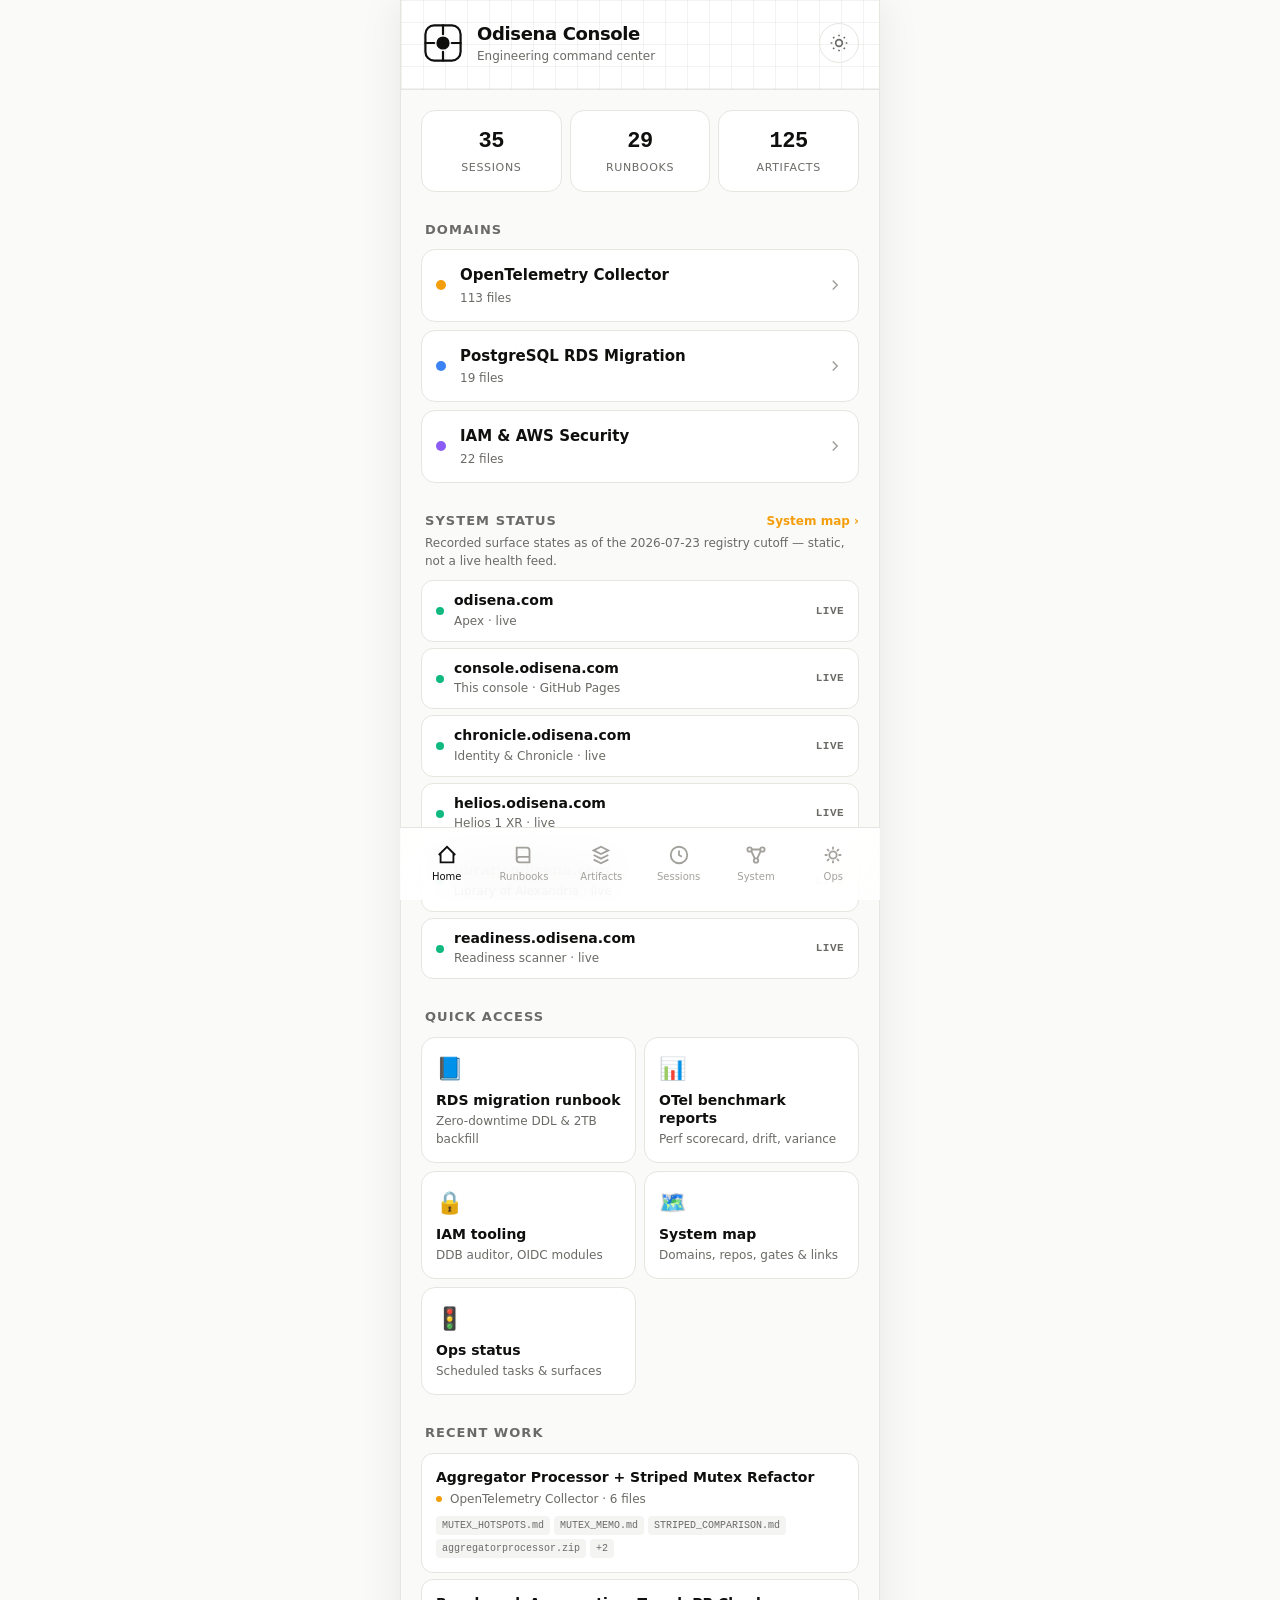
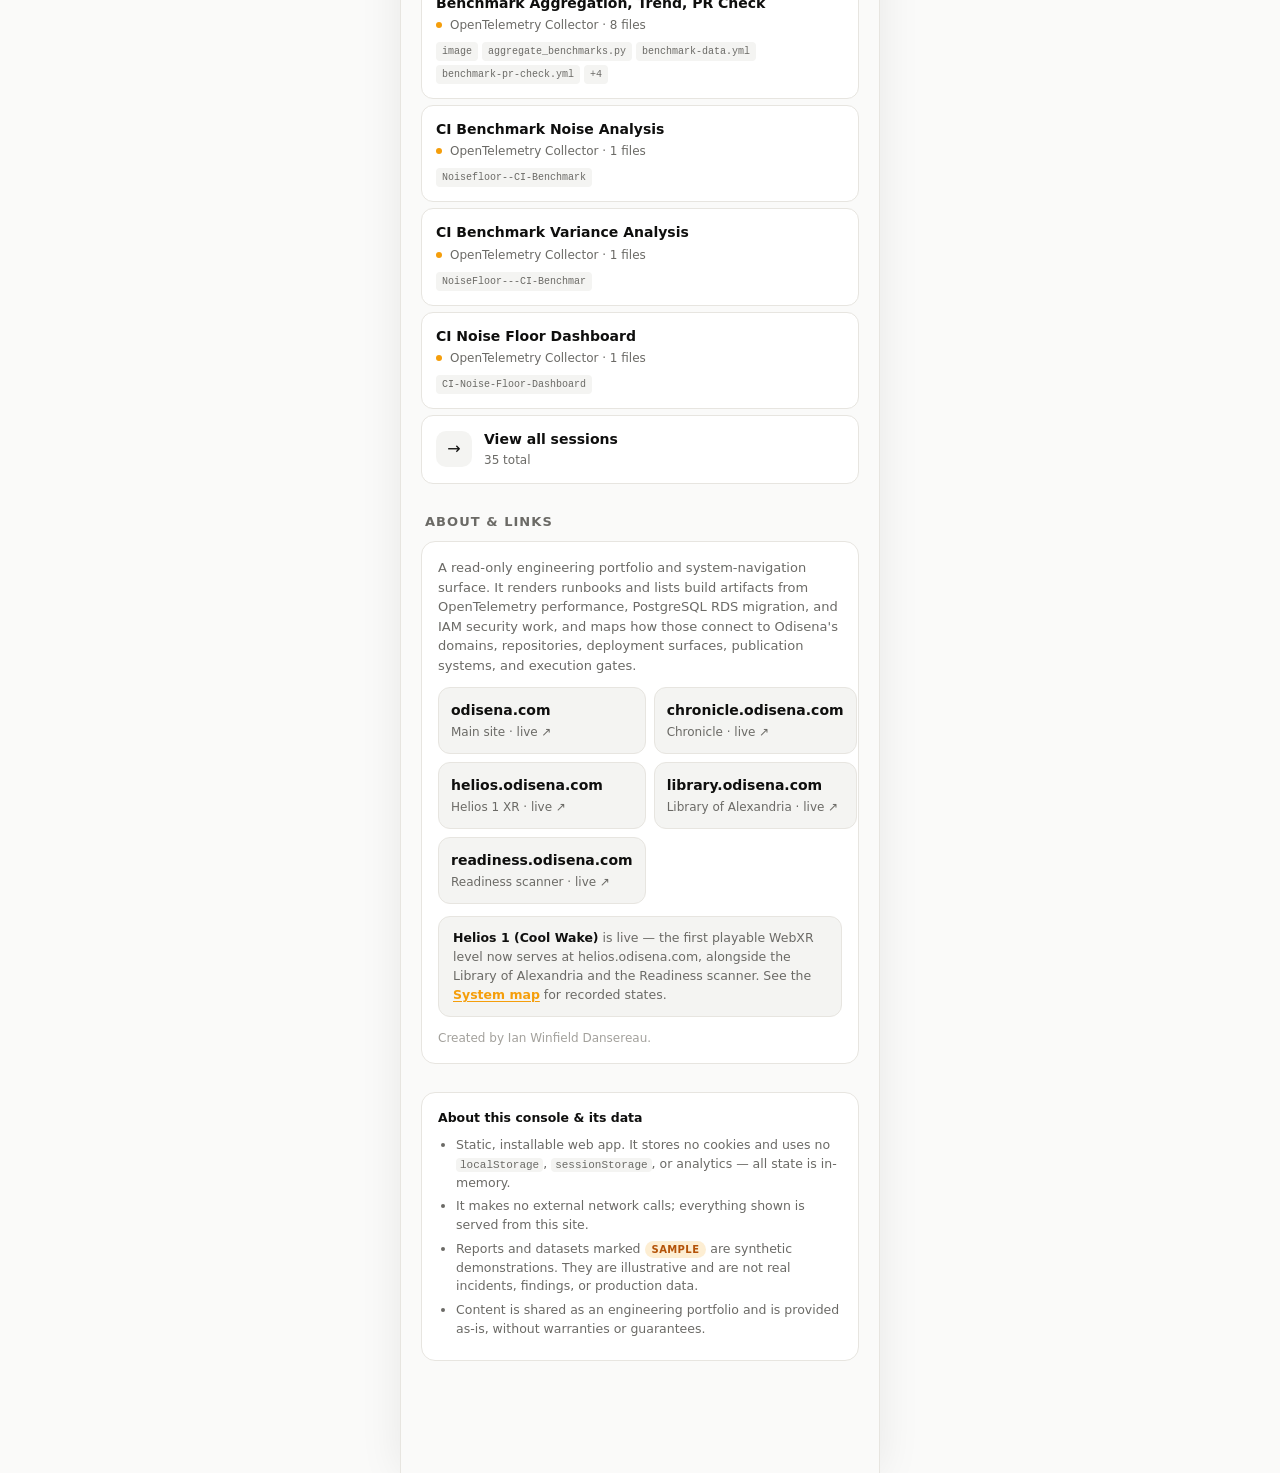
<file: index.html>
<!DOCTYPE html>
<html lang="en">
<head>
<meta charset="UTF-8" />
<!-- Static host is GitHub Pages, which cannot set HTTP security headers. This
     meta CSP is the browser-side substitute. frame-ancestors / X-Frame-Options
     and X-Content-Type-Options are NOT settable via meta; Pages sends nosniff
     itself, but clickjacking protection is a known gap on this host — see
     DEPLOYMENT.md. All app assets are same-origin, so the policy is self-only. -->
<meta http-equiv="Content-Security-Policy" content="default-src 'self'; base-uri 'none'; object-src 'none'; img-src 'self' data:; style-src 'self' 'unsafe-inline'; script-src 'self'; connect-src 'self'; font-src 'self'; manifest-src 'self'; worker-src 'self'; form-action 'none'; upgrade-insecure-requests" />
<meta name="referrer" content="strict-origin-when-cross-origin" />
<meta name="viewport" content="width=device-width, initial-scale=1, viewport-fit=cover" />
<meta name="theme-color" content="#0a0a0a" media="(prefers-color-scheme: dark)" />
<meta name="theme-color" content="#fafaf9" media="(prefers-color-scheme: light)" />
<meta name="apple-mobile-web-app-capable" content="yes" />
<meta name="apple-mobile-web-app-status-bar-style" content="black-translucent" />
<meta name="apple-mobile-web-app-title" content="Odisena" />
<meta name="mobile-web-app-capable" content="yes" />
<meta name="description" content="Odisena Console — read-only engineering command center and system-navigation surface for OTel, RDS migration, and IAM work, with a connected map of domains, repositories, deployment surfaces, publication systems, and execution gates." />
<link rel="canonical" href="https://console.odisena.com/" />

<!-- Open Graph / social. Crawler-consumed metadata; not fetched by the page,
     so the same-origin CSP img-src does not apply to og:image. -->
<meta property="og:type" content="website" />
<meta property="og:site_name" content="Odisena Console" />
<meta property="og:title" content="Odisena Console — engineering & system map" />
<meta property="og:description" content="Read-only engineering command center and connected system-navigation map: domains, repositories, deployment surfaces, publication systems, and execution gates with precise live / preview / held / blocked / proposed states." />
<meta property="og:url" content="https://console.odisena.com/" />
<meta property="og:image" content="https://console.odisena.com/icons/icon-512.png" />
<meta name="twitter:card" content="summary" />
<meta name="twitter:title" content="Odisena Console — engineering & system map" />
<meta name="twitter:description" content="Read-only engineering command center and connected system-navigation map with precise deployment, DNS, publication, and execution-gate states." />

<link rel="manifest" href="manifest.webmanifest" />
<link rel="apple-touch-icon" href="icons/icon-180.png" />
<link rel="apple-touch-icon" sizes="152x152" href="icons/icon-152.png" />
<link rel="apple-touch-icon" sizes="167x167" href="icons/icon-167.png" />
<link rel="apple-touch-icon" sizes="180x180" href="icons/icon-180.png" />
<link rel="icon" type="image/png" href="icons/icon-192.png" />
<link rel="icon" type="image/svg+xml" href="icons/favicon.svg" />

<title>Odisena Console</title>
<link rel="stylesheet" href="styles.css" />
<link rel="preload" href="catalog.json" as="fetch" crossorigin="" />
</head>
<body>
<a href="#main" class="skip-link">Skip to main content</a>
<div id="app" class="app" role="main">
<span id="main" tabindex="-1"></span>
  <!-- Home -->
  <section id="view-home" class="view view-active" data-view="home">
    <header class="hero">
      <div class="hero-inner">
        <div class="brand">
          <svg class="logo" viewBox="0 0 40 40" fill="none" aria-label="Odisena">
            <rect x="4" y="4" width="32" height="32" rx="8" stroke="currentColor" stroke-width="2"/>
            <circle cx="20" cy="20" r="6" fill="currentColor"/>
            <path d="M20 4 L20 12 M20 28 L20 36 M4 20 L12 20 M28 20 L36 20" stroke="currentColor" stroke-width="2" stroke-linecap="round"/>
          </svg>
          <div>
            <div class="brand-name">Odisena Console</div>
            <div class="brand-sub">Engineering command center</div>
          </div>
        </div>
        <button class="theme-toggle" id="theme-toggle" type="button" aria-label="Switch to dark theme" aria-pressed="false" title="Toggle light / dark theme">
          <svg aria-hidden="true" focusable="false" viewBox="0 0 24 24" width="20" height="20" fill="none" stroke="currentColor" stroke-width="2"><circle cx="12" cy="12" r="4"/><path d="M12 2v2M12 20v2M4.93 4.93l1.41 1.41M17.66 17.66l1.41 1.41M2 12h2M20 12h2M4.93 19.07l1.41-1.41M17.66 6.34l1.41-1.41"/></svg>
          <span class="visually-hidden" id="theme-toggle-text">Theme</span>
        </button>
      </div>
    </header>

    <div class="stats" id="stats-grid">
      <div class="stat"><div class="stat-num" data-stat="sessions">—</div><div class="stat-label">Sessions</div></div>
      <div class="stat"><div class="stat-num" data-stat="runbooks">—</div><div class="stat-label">Runbooks</div></div>
      <div class="stat"><div class="stat-num" data-stat="artifacts">—</div><div class="stat-label">Artifacts</div></div>
    </div>

    <div class="section">
      <h2 class="section-title">Domains</h2>
      <div class="cat-grid" id="cat-grid"></div>
    </div>

    <div class="section">
      <div class="section-head">
        <h2 class="section-title">System status</h2>
        <button class="section-link" data-nav="system" type="button">System map ›</button>
      </div>
      <p class="section-note">Recorded surface states as of the 2026-07-23 registry cutoff — static, not a live health feed.</p>
      <div class="status-grid" id="home-system"></div>
    </div>

    <div class="section">
      <h2 class="section-title">Quick access</h2>
      <div class="quick-grid">
        <button class="quick-card" data-nav="runbooks" data-filter="rds">
          <div class="quick-emoji">📘</div>
          <div class="quick-title">RDS migration runbook</div>
          <div class="quick-sub">Zero-downtime DDL & 2TB backfill</div>
        </button>
        <button class="quick-card" data-nav="runbooks" data-filter="otel">
          <div class="quick-emoji">📊</div>
          <div class="quick-title">OTel benchmark reports</div>
          <div class="quick-sub">Perf scorecard, drift, variance</div>
        </button>
        <button class="quick-card" data-nav="artifacts" data-filter="iam">
          <div class="quick-emoji">🔒</div>
          <div class="quick-title">IAM tooling</div>
          <div class="quick-sub">DDB auditor, OIDC modules</div>
        </button>
        <button class="quick-card" data-nav="system">
          <div class="quick-emoji">🗺️</div>
          <div class="quick-title">System map</div>
          <div class="quick-sub">Domains, repos, gates & links</div>
        </button>
        <button class="quick-card" data-nav="ops">
          <div class="quick-emoji">🚦</div>
          <div class="quick-title">Ops status</div>
          <div class="quick-sub">Scheduled tasks & surfaces</div>
        </button>
      </div>
    </div>

    <div class="section">
      <h2 class="section-title">Recent work</h2>
      <div class="session-list" id="session-list-preview"></div>
    </div>

    <div class="section">
      <h2 class="section-title">About &amp; links</h2>
      <div class="about-card">
        <p class="about-intro">A read-only engineering portfolio and system-navigation surface. It renders runbooks and lists build artifacts from OpenTelemetry performance, PostgreSQL RDS migration, and IAM security work, and maps how those connect to Odisena's domains, repositories, deployment surfaces, publication systems, and execution gates.</p>
        <div class="about-links">
          <a class="about-link" href="https://odisena.com" target="_blank" rel="noopener noreferrer">
            <span class="about-link-title">odisena.com</span>
            <span class="about-link-sub">Main site · live ↗</span>
          </a>
          <a class="about-link" href="https://chronicle.odisena.com" target="_blank" rel="noopener noreferrer">
            <span class="about-link-title">chronicle.odisena.com</span>
            <span class="about-link-sub">Chronicle · live ↗</span>
          </a>
          <a class="about-link" href="https://helios.odisena.com" target="_blank" rel="noopener noreferrer">
            <span class="about-link-title">helios.odisena.com</span>
            <span class="about-link-sub">Helios 1 XR · live ↗</span>
          </a>
          <a class="about-link" href="https://library.odisena.com" target="_blank" rel="noopener noreferrer">
            <span class="about-link-title">library.odisena.com</span>
            <span class="about-link-sub">Library of Alexandria · live ↗</span>
          </a>
          <a class="about-link" href="https://readiness.odisena.com" target="_blank" rel="noopener noreferrer">
            <span class="about-link-title">readiness.odisena.com</span>
            <span class="about-link-sub">Readiness scanner · live ↗</span>
          </a>
        </div>
        <div class="about-note" role="note">
          <strong>Helios 1 (Cool Wake)</strong> is live — the first playable WebXR level now serves at helios.odisena.com, alongside the Library of Alexandria and the Readiness scanner. See the <button class="inline-link" data-nav="system" type="button">System map</button> for recorded states.
        </div>
        <p class="about-attr">Created by Ian Winfield Dansereau.</p>
      </div>
    </div>

    <div class="section">
      <div class="disclaimer" role="note">
        <div class="disclaimer-title">About this console &amp; its data</div>
        <ul>
          <li>Static, installable web app. It stores no cookies and uses no <code>localStorage</code>, <code>sessionStorage</code>, or analytics — all state is in-memory.</li>
          <li>It makes no external network calls; everything shown is served from this site.</li>
          <li>Reports and datasets marked <span class="badge badge-sample">Sample</span> are synthetic demonstrations. They are illustrative and are not real incidents, findings, or production data.</li>
          <li>Content is shared as an engineering portfolio and is provided as-is, without warranties or guarantees.</li>
        </ul>
      </div>
    </div>
  </section>

  <!-- Runbooks list + reader -->
  <section id="view-runbooks" class="view" data-view="runbooks">
    <header class="page-header">
      <button class="back-btn" data-back>‹</button>
      <h1>Runbooks</h1>
    </header>
    <div class="search">
      <input type="search" id="runbook-search" placeholder="Search runbooks…" autocomplete="off" aria-label="Search runbooks" />
    </div>
    <div class="chip-row" id="runbook-chips"></div>
    <div class="doc-list" id="runbook-list"></div>
  </section>

  <section id="view-reader" class="view" data-view="reader">
    <header class="page-header reader-header">
      <button class="back-btn" data-back>‹</button>
      <h1 id="reader-title">Runbook</h1>
    </header>
    <div id="reader-banner" hidden></div>
    <article class="markdown" id="reader-body"></article>
  </section>

  <!-- Artifacts -->
  <section id="view-artifacts" class="view" data-view="artifacts">
    <header class="page-header">
      <button class="back-btn" data-back>‹</button>
      <h1>Artifacts</h1>
    </header>
    <div class="search">
      <input type="search" id="artifact-search" placeholder="Search artifacts…" autocomplete="off" aria-label="Search artifacts" />
    </div>
    <div class="chip-row" id="artifact-chips"></div>
    <div class="artifact-list" id="artifact-list"></div>
  </section>

  <!-- Artifact detail / preview -->
  <section id="view-artifact-detail" class="view" data-view="artifact-detail">
    <header class="page-header">
      <button class="back-btn" data-back aria-label="Back">‹</button>
      <h1>Artifact</h1>
    </header>
    <div class="detail" id="artifact-detail-body"></div>
  </section>

  <!-- Sessions -->
  <section id="view-sessions" class="view" data-view="sessions">
    <header class="page-header">
      <button class="back-btn" data-back>‹</button>
      <h1>Sessions</h1>
    </header>
    <div class="search">
      <input type="search" id="session-search" placeholder="Search sessions…" autocomplete="off" aria-label="Search sessions" />
    </div>
    <div class="session-list" id="session-list"></div>
  </section>

  <!-- Ops -->
  <section id="view-ops" class="view" data-view="ops">
    <header class="page-header">
      <button class="back-btn" data-back>‹</button>
      <h1>Ops</h1>
    </header>
    <div class="ops-content">
      <p class="ops-note" role="note">Illustrative status view. It summarizes the <em>kinds</em> of automation built across these engineering sessions — it is not a live production feed and contains no real-time operational data.</p>

      <div class="ops-card">
        <div class="ops-card-title">Automation cadence</div>
        <div class="ops-item">
          <div class="ops-item-dot" style="background:#10b981"></div>
          <div>
            <div class="ops-item-title">Plan-regression check</div>
            <div class="ops-item-sub">Weekly · query-plan drift review</div>
          </div>
        </div>
        <div class="ops-item">
          <div class="ops-item-dot" style="background:#10b981"></div>
          <div>
            <div class="ops-item-title">Performance nightly</div>
            <div class="ops-item-sub">Daily · drift analysis + scorecard</div>
          </div>
        </div>
        <div class="ops-item">
          <div class="ops-item-dot" style="background:#f59e0b"></div>
          <div>
            <div class="ops-item-title">Cardinality review</div>
            <div class="ops-item-sub">Weekly · metric cardinality audit</div>
          </div>
        </div>
      </div>

      <div class="ops-card">
        <div class="ops-card-title">Dashboards &amp; tracking</div>
        <div class="ops-item">
          <div class="ops-item-dot" style="background:#3b82f6"></div>
          <div>
            <div class="ops-item-title">Migration monitoring</div>
            <div class="ops-item-sub">RDS preflight run tracking</div>
          </div>
        </div>
        <div class="ops-item">
          <div class="ops-item-dot" style="background:#8b5cf6"></div>
          <div>
            <div class="ops-item-title">Security policy review</div>
            <div class="ops-item-sub">IAM policy audit workflow</div>
          </div>
        </div>
        <div class="ops-item">
          <div class="ops-item-dot" style="background:#f59e0b"></div>
          <div>
            <div class="ops-item-title">Operations overview</div>
            <div class="ops-item-sub">Aggregated status links</div>
          </div>
        </div>
      </div>

      <div class="ops-card">
        <div class="ops-card-title">CI/CD workflows built</div>
        <div class="ops-tags" id="ops-workflows"></div>
      </div>

      <div class="ops-card">
        <div class="ops-card-title">Deployment surfaces</div>
        <p class="ops-subnote">Public, live domains only. Recorded states — not a live resolver or uptime check.</p>
        <div id="ops-surfaces"></div>
      </div>
    </div>
  </section>

  <!-- System map -->
  <section id="view-system" class="view" data-view="system">
    <header class="page-header">
      <button class="back-btn" data-back aria-label="Back">‹</button>
      <h1>System map</h1>
    </header>
    <p class="ops-note" role="note">A read-only navigation model of the public engineering portfolio: engineering domains, the public source repository, products and live deployment surfaces. This is illustrative static navigation, not a live telemetry or health feed.</p>

    <div class="search">
      <input type="search" id="system-search" placeholder="Search nodes…" autocomplete="off" aria-label="Search system nodes" />
    </div>
    <div class="chip-row" id="system-chips" aria-label="Filter by node kind"></div>

    <div class="sys-toolbar">
      <div class="seg" role="group" aria-label="System view mode">
        <button class="seg-btn seg-active" id="sys-mode-map" type="button" aria-pressed="true">Map</button>
        <button class="seg-btn" id="sys-mode-list" type="button" aria-pressed="false">List</button>
      </div>
    </div>

    <div id="system-detail" class="sys-detail" tabindex="-1" hidden></div>

    <details class="sys-legend" id="system-legend">
      <summary>State legend</summary>
      <ul id="system-legend-list"></ul>
    </details>

    <div class="sys-map-wrap" id="system-map-wrap">
      <div class="sys-map" id="system-map" role="group" aria-label="Relationship map. Connector lines are decorative; use List view for a text description of every relationship."></div>
    </div>

    <div class="sys-list" id="system-list" hidden></div>
  </section>

</div>

<div id="install-banner" class="install-banner" hidden>
  <div class="install-icon">⬆</div>
  <div class="install-text">
    <b>Install Odisena Console</b>
    Tap Share, then “Add to Home Screen”.
  </div>
  <button class="install-close" id="install-close" aria-label="Dismiss">×</button>
</div>

<nav class="tabbar" id="tabbar" aria-label="Primary">
  <button class="tab tab-active" data-nav="home">
    <svg viewBox="0 0 24 24" fill="none" stroke="currentColor" stroke-width="2"><path d="M3 12L12 3l9 9M5 10v10h14V10"/></svg>
    <span>Home</span>
  </button>
  <button class="tab" data-nav="runbooks">
    <svg viewBox="0 0 24 24" fill="none" stroke="currentColor" stroke-width="2"><path d="M4 4h11a3 3 0 0 1 3 3v13H7a3 3 0 0 1-3-3V4z"/><path d="M4 17a3 3 0 0 1 3-3h11"/></svg>
    <span>Runbooks</span>
  </button>
  <button class="tab" data-nav="artifacts">
    <svg viewBox="0 0 24 24" fill="none" stroke="currentColor" stroke-width="2"><path d="M4 7l8-4 8 4-8 4-8-4z"/><path d="M4 12l8 4 8-4M4 17l8 4 8-4"/></svg>
    <span>Artifacts</span>
  </button>
  <button class="tab" data-nav="sessions">
    <svg viewBox="0 0 24 24" fill="none" stroke="currentColor" stroke-width="2"><circle cx="12" cy="12" r="9"/><path d="M12 7v5l3 2"/></svg>
    <span>Sessions</span>
  </button>
  <button class="tab" data-nav="system">
    <svg viewBox="0 0 24 24" fill="none" stroke="currentColor" stroke-width="2"><circle cx="5" cy="6" r="2.4"/><circle cx="19" cy="6" r="2.4"/><circle cx="12" cy="18" r="2.4"/><path d="M6.8 7.4l3.8 8.4M17.2 7.4l-3.8 8.4M7 6h10"/></svg>
    <span>System</span>
  </button>
  <button class="tab" data-nav="ops">
    <svg viewBox="0 0 24 24" fill="none" stroke="currentColor" stroke-width="2"><path d="M12 3v3M12 18v3M3 12h3M18 12h3M5.6 5.6l2.1 2.1M16.3 16.3l2.1 2.1M5.6 18.4l2.1-2.1M16.3 7.7l2.1-2.1"/><circle cx="12" cy="12" r="4"/></svg>
    <span>Ops</span>
  </button>
</nav>

<script src="marked.min.js" defer></script>
<script src="app.js" defer></script>
</body>
</html>
</file>
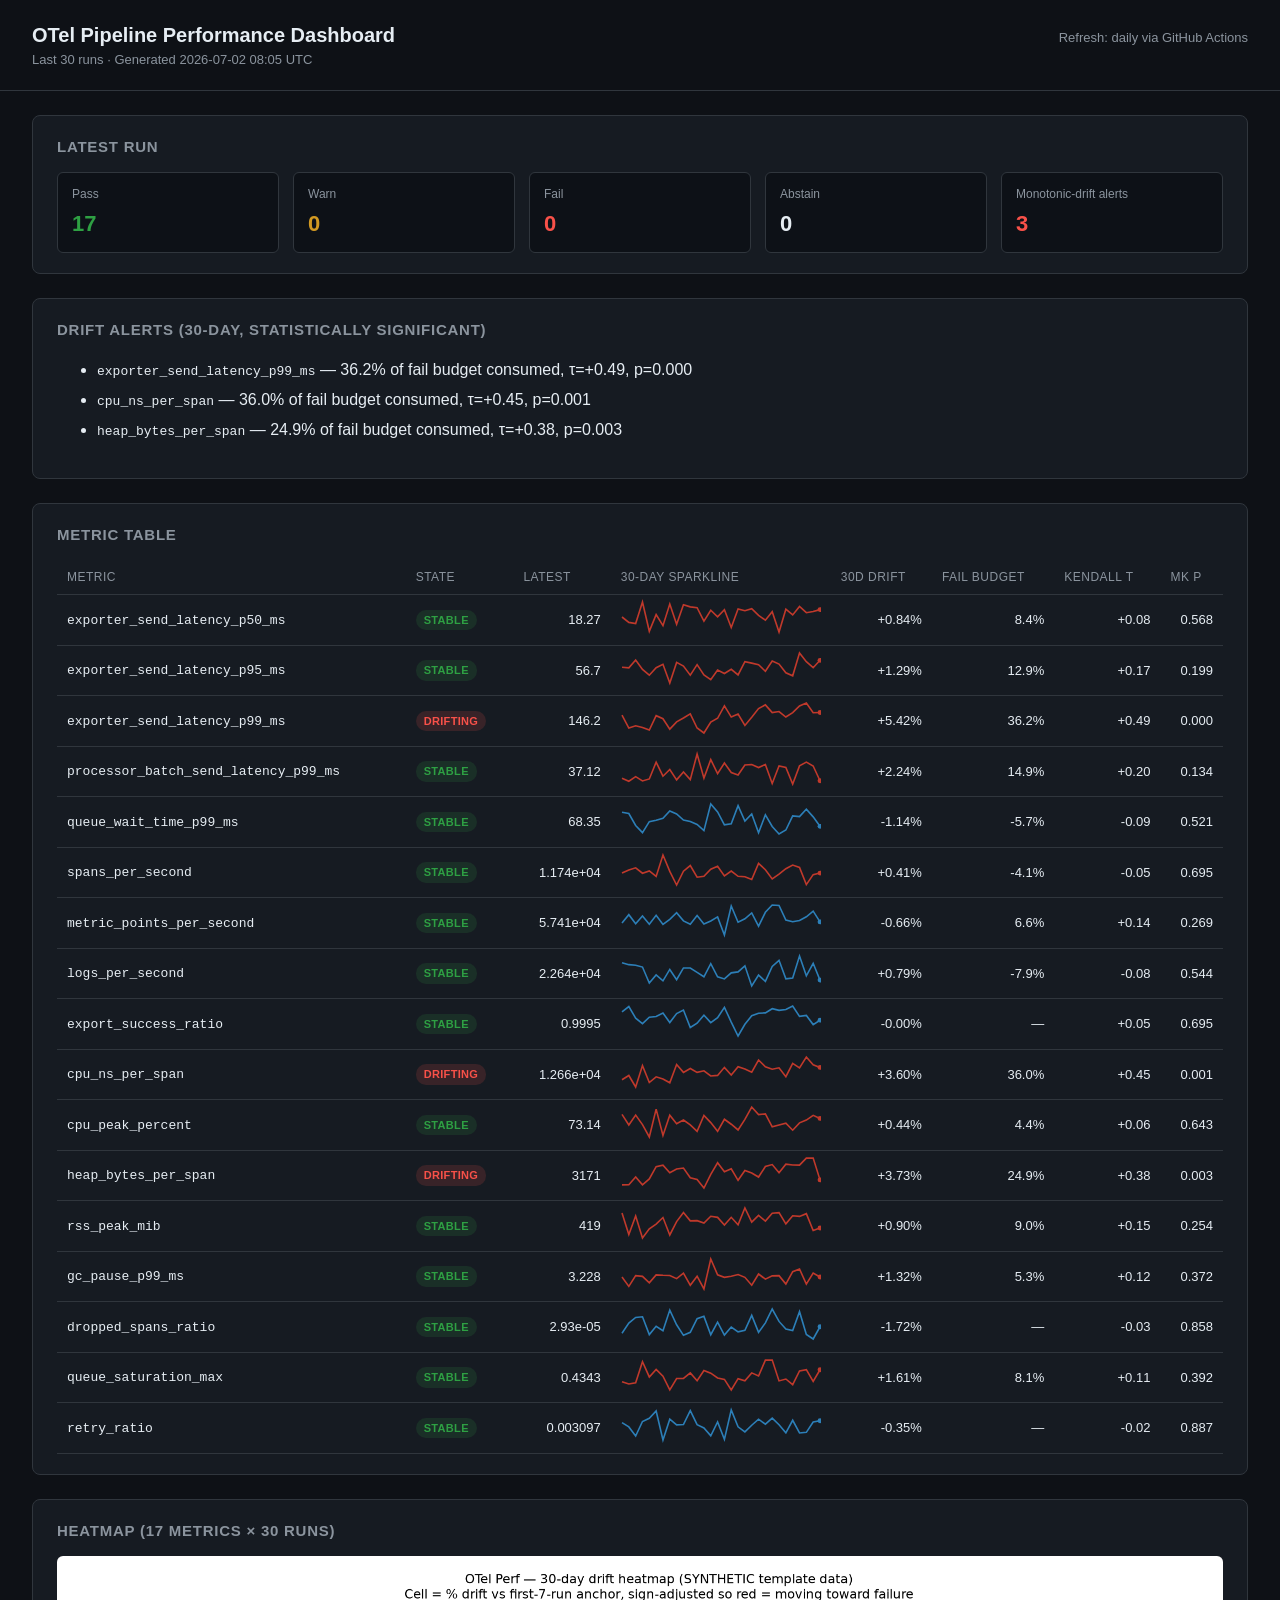
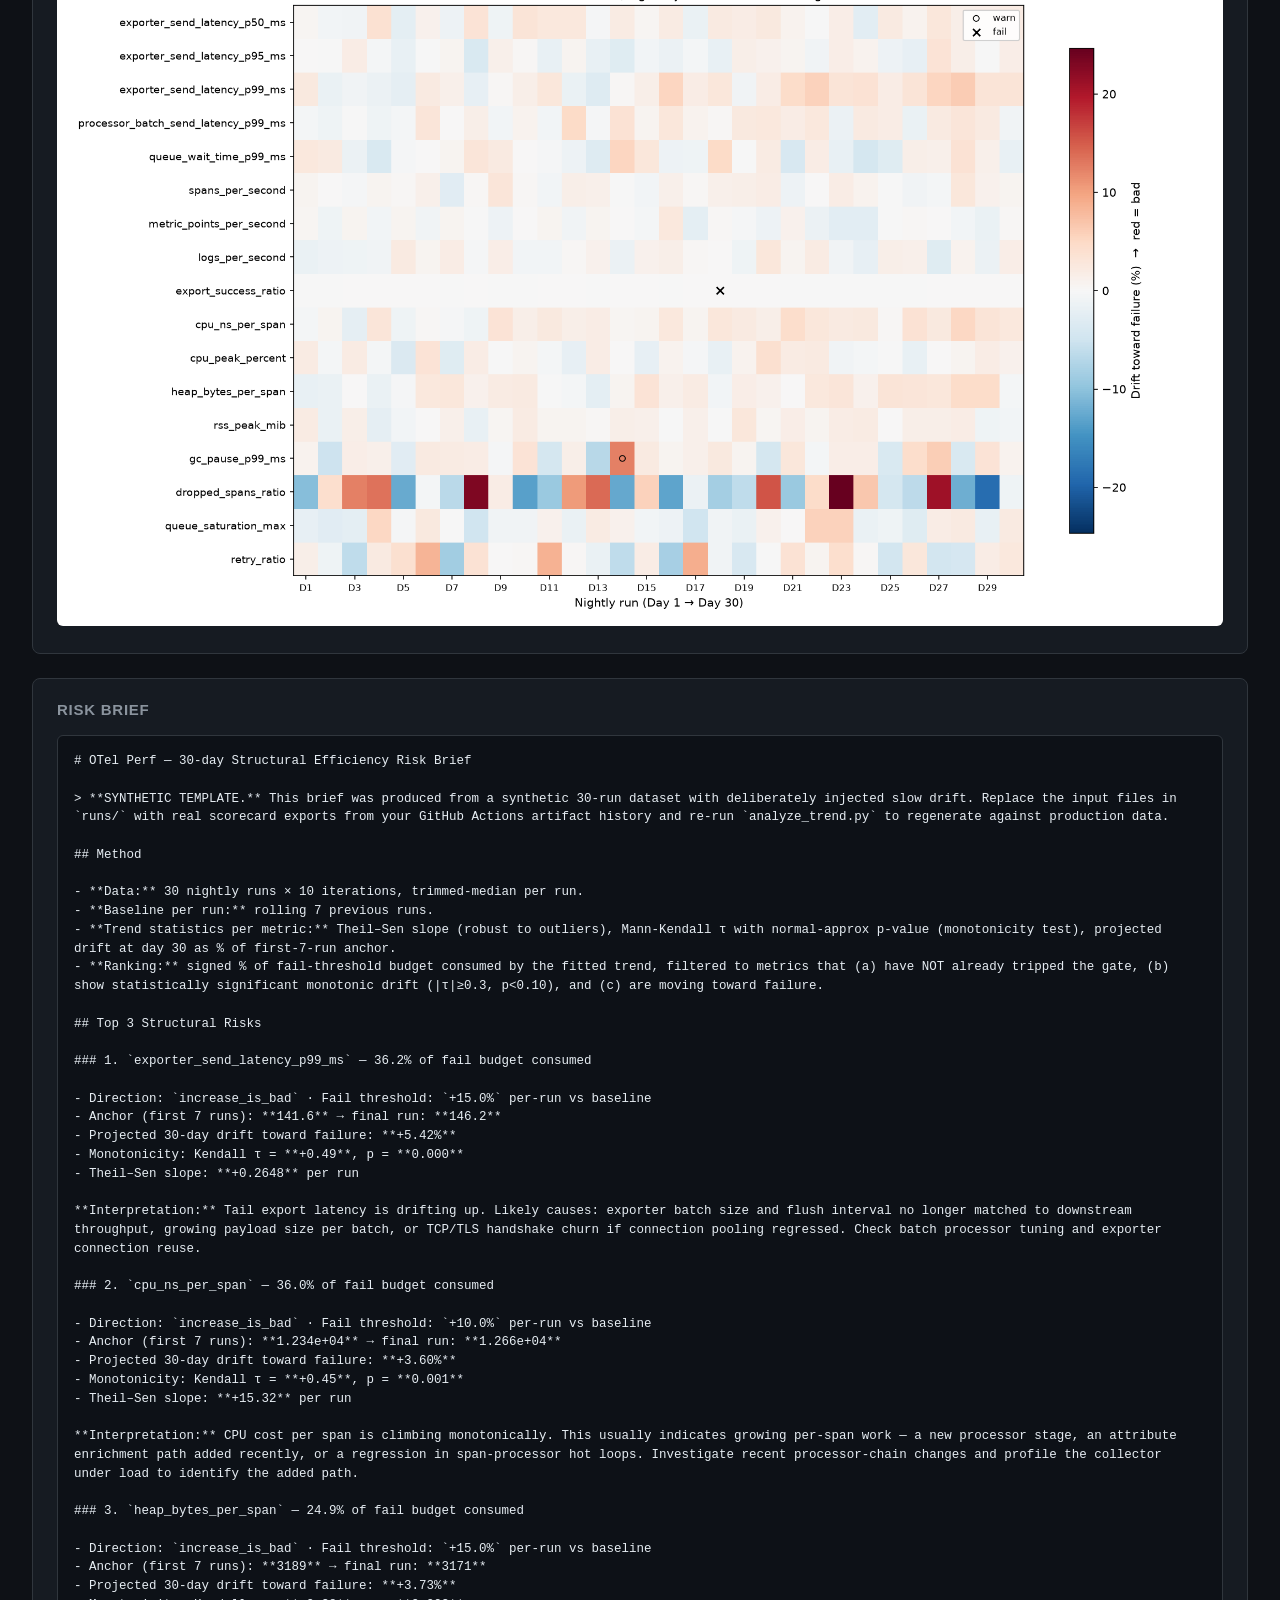
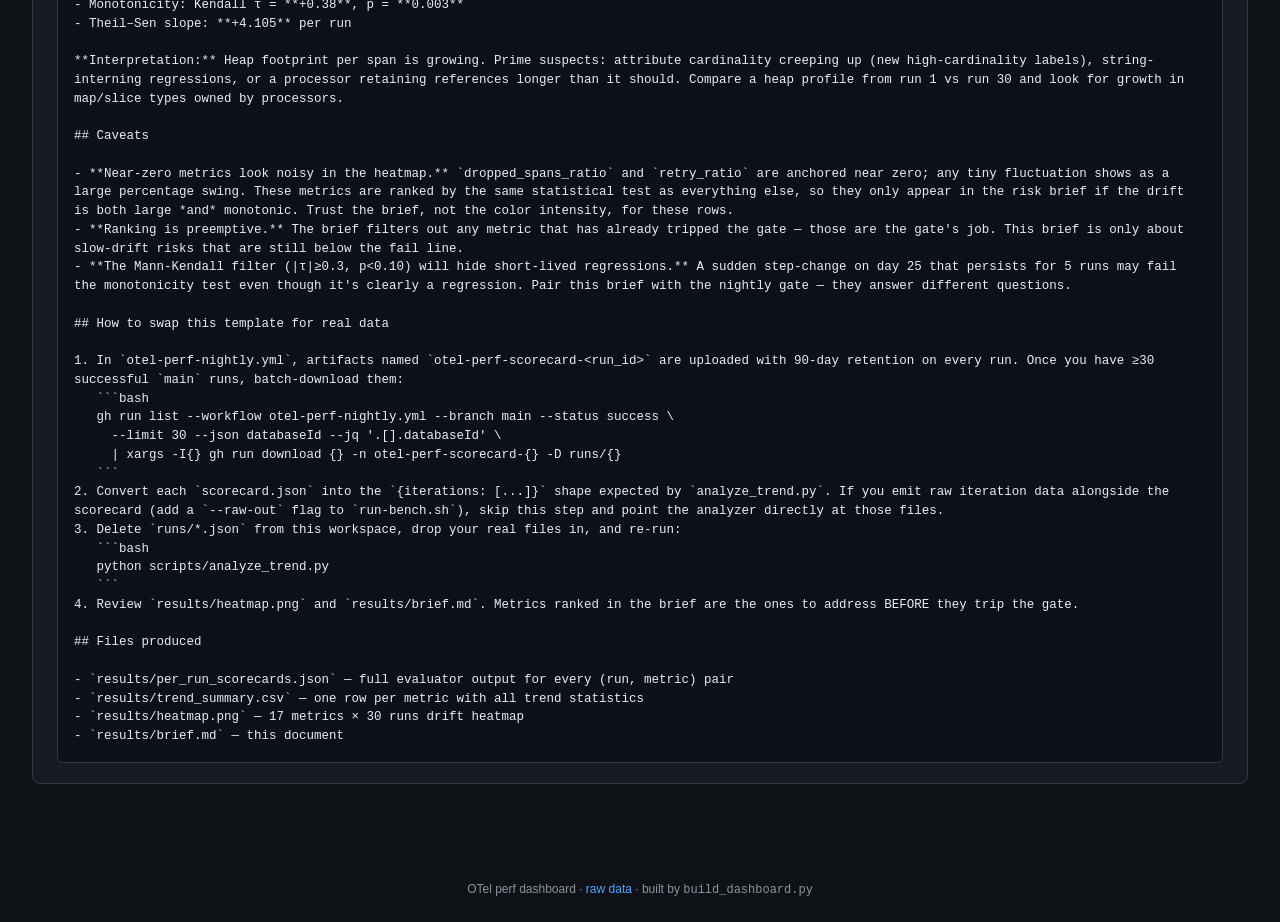
<file: artifacts/64103b65__index.html>
<!doctype html>
<html lang="en">
<head>
<meta charset="utf-8"/>
<meta name="viewport" content="width=device-width,initial-scale=1"/>
<title>OTel Perf Dashboard</title>
<style>
:root { --bg:#0e1116; --panel:#161b22; --border:#30363d; --text:#e6edf3;
        --muted:#8b949e; --ok:#2ea043; --warn:#d29922; --fail:#f85149;
        --link:#58a6ff; }
* { box-sizing:border-box; }
body { margin:0; font-family:-apple-system,BlinkMacSystemFont,"Segoe UI",sans-serif;
       background:var(--bg); color:var(--text); line-height:1.5; }
header { padding:20px 32px; border-bottom:1px solid var(--border);
         display:flex; justify-content:space-between; align-items:baseline;
         flex-wrap:wrap; gap:12px; }
h1 { margin:0; font-size:20px; font-weight:600; }
.meta { color:var(--muted); font-size:13px; }
main { max-width:1400px; margin:0 auto; padding:24px 32px 48px; }
section { background:var(--panel); border:1px solid var(--border); border-radius:8px;
          padding:20px 24px; margin-bottom:24px; }
section h2 { margin:0 0 14px; font-size:15px; font-weight:600; color:var(--muted);
             text-transform:uppercase; letter-spacing:.05em; }
.kpis { display:grid; grid-template-columns:repeat(auto-fit,minmax(180px,1fr));
        gap:14px; }
.kpi { background:#0d1117; border:1px solid var(--border); border-radius:6px;
       padding:12px 14px; }
.kpi .label { color:var(--muted); font-size:12px; margin-bottom:4px; }
.kpi .value { font-size:22px; font-weight:600; }
.kpi .value.ok { color:var(--ok); }
.kpi .value.warn { color:var(--warn); }
.kpi .value.fail { color:var(--fail); }
table { width:100%; border-collapse:collapse; font-size:13px; }
th, td { text-align:left; padding:8px 10px; border-bottom:1px solid var(--border); }
th { color:var(--muted); font-weight:500; font-size:12px; text-transform:uppercase; letter-spacing:.04em; }
td.num { text-align:right; font-variant-numeric:tabular-nums; }
td.spark { width:210px; padding:4px 10px; }
.badge { display:inline-block; padding:2px 8px; border-radius:10px; font-size:11px;
         font-weight:600; text-transform:uppercase; letter-spacing:.03em; }
.badge.pass { background:rgba(46,160,67,.15); color:var(--ok); }
.badge.warn { background:rgba(210,153,34,.15); color:var(--warn); }
.badge.fail { background:rgba(248,81,73,.15); color:var(--fail); }
.badge.abstain { background:rgba(139,148,158,.15); color:var(--muted); }
.heatmap { text-align:center; }
.heatmap img { max-width:100%; border-radius:6px; background:white; padding:4px; }
.brief { white-space:pre-wrap; font-family:ui-monospace,"SF Mono",Menlo,monospace;
         font-size:12.5px; background:#0d1117; border:1px solid var(--border);
         border-radius:6px; padding:16px; overflow-x:auto; }
a { color:var(--link); text-decoration:none; }
a:hover { text-decoration:underline; }
footer { color:var(--muted); font-size:12px; text-align:center; padding:24px; }
.risk-list li { margin-bottom:6px; }
</style>
</head>
<body>
<header>
  <div>
    <h1>OTel Pipeline Performance Dashboard</h1>
    <div class="meta">Last 30 runs · Generated 2026-07-02 08:05 UTC</div>
  </div>
  <div class="meta">Refresh: daily via GitHub Actions</div>
</header>
<main>

  <section>
    <h2>Latest run</h2>
    <div class="kpis">
      <div class="kpi"><div class="label">Pass</div><div class="value ok">17</div></div>
      <div class="kpi"><div class="label">Warn</div><div class="value warn">0</div></div>
      <div class="kpi"><div class="label">Fail</div><div class="value fail">0</div></div>
      <div class="kpi"><div class="label">Abstain</div><div class="value">0</div></div>
      <div class="kpi"><div class="label">Monotonic-drift alerts</div>
        <div class="value fail">3</div></div>
    </div>
  </section>

  <section>
    <h2>Drift alerts (30-day, statistically significant)</h2>
    <ul class="risk-list"><li><code>exporter_send_latency_p99_ms</code> — 36.2% of fail budget consumed, τ=+0.49, p=0.000</li><li><code>cpu_ns_per_span</code> — 36.0% of fail budget consumed, τ=+0.45, p=0.001</li><li><code>heap_bytes_per_span</code> — 24.9% of fail budget consumed, τ=+0.38, p=0.003</li></ul>
  </section>

  <section>
    <h2>Metric table</h2>
    <table>
      <thead><tr>
        <th>Metric</th><th>State</th><th>Latest</th><th>30-day sparkline</th>
        <th>30d drift</th><th>Fail budget</th><th>Kendall τ</th><th>MK p</th>
      </tr></thead>
      <tbody>
          <tr>
            <td><code>exporter_send_latency_p50_ms</code></td>
            <td><span class="badge pass">stable</span></td>
            <td class="num">18.27</td>
            <td class="spark"><svg viewBox="0 0 200 36" width="200" height="36" preserveAspectRatio="none" role="img" aria-label="sparkline"><polyline fill="none" stroke="#c0392b" stroke-width="1.6" points="1.0,18.0 7.83,23.41 14.66,24.55 21.48,3.0 28.31,32.27 35.14,15.6 41.97,26.64 48.79,5.01 55.62,25.26 62.45,5.67 69.28,7.87 76.1,8.66 82.93,22.08 89.76,11.24 96.59,17.79 103.41,10.74 110.24,28.47 117.07,10.04 123.9,11.67 130.72,9.62 137.55,16.41 144.38,21.2 151.21,12.69 158.03,33.0 164.86,10.25 171.69,15.97 178.52,7.44 185.34,13.71 192.17,12.47 199.0,10.62" /><circle cx="199.0" cy="10.62" r="2.4" fill="#c0392b" /></svg></td>
            <td class="num">+0.84%</td>
            <td class="num">8.4%</td>
            <td class="num">+0.08</td>
            <td class="num">0.568</td>
          </tr>
          <tr>
            <td><code>exporter_send_latency_p95_ms</code></td>
            <td><span class="badge pass">stable</span></td>
            <td class="num">56.7</td>
            <td class="spark"><svg viewBox="0 0 200 36" width="200" height="36" preserveAspectRatio="none" role="img" aria-label="sparkline"><polyline fill="none" stroke="#c0392b" stroke-width="1.6" points="1.0,17.27 7.83,17.81 14.66,9.93 21.48,19.43 28.31,25.18 35.14,17.68 41.97,14.28 48.79,33.0 55.62,12.38 62.45,16.07 69.28,25.16 76.1,14.68 82.93,25.03 89.76,29.73 96.59,19.98 103.41,23.48 110.24,19.26 117.07,24.9 123.9,11.72 130.72,13.13 137.55,14.63 144.38,21.31 151.21,10.94 158.03,14.08 164.86,22.8 171.69,25.8 178.52,3.0 185.34,11.65 192.17,17.7 199.0,10.29" /><circle cx="199.0" cy="10.29" r="2.4" fill="#c0392b" /></svg></td>
            <td class="num">+1.29%</td>
            <td class="num">12.9%</td>
            <td class="num">+0.17</td>
            <td class="num">0.199</td>
          </tr>
          <tr>
            <td><code>exporter_send_latency_p99_ms</code></td>
            <td><span class="badge fail">drifting</span></td>
            <td class="num">146.2</td>
            <td class="spark"><svg viewBox="0 0 200 36" width="200" height="36" preserveAspectRatio="none" role="img" aria-label="sparkline"><polyline fill="none" stroke="#c0392b" stroke-width="1.6" points="1.0,15.11 7.83,28.02 14.66,25.74 21.48,27.4 28.31,30.1 35.14,15.65 41.97,18.71 48.79,29.16 55.62,21.9 62.45,18.01 69.28,13.81 76.1,28.01 82.93,33.0 89.76,22.14 96.59,18.27 103.41,5.95 110.24,17.1 117.07,14.12 123.9,25.45 130.72,17.28 137.55,8.62 144.38,4.88 151.21,12.61 158.03,11.54 164.86,17.01 171.69,12.69 178.52,5.9 185.34,3.0 192.17,12.74 199.0,12.48" /><circle cx="199.0" cy="12.48" r="2.4" fill="#c0392b" /></svg></td>
            <td class="num">+5.42%</td>
            <td class="num">36.2%</td>
            <td class="num">+0.49</td>
            <td class="num">0.000</td>
          </tr>
          <tr>
            <td><code>processor_batch_send_latency_p99_ms</code></td>
            <td><span class="badge pass">stable</span></td>
            <td class="num">37.12</td>
            <td class="spark"><svg viewBox="0 0 200 36" width="200" height="36" preserveAspectRatio="none" role="img" aria-label="sparkline"><polyline fill="none" stroke="#c0392b" stroke-width="1.6" points="1.0,27.19 7.83,30.27 14.66,25.61 21.48,29.97 28.31,27.96 35.14,11.11 41.97,25.22 48.79,18.55 55.62,28.85 62.45,20.9 69.28,28.64 76.1,3.0 82.93,27.13 89.76,8.62 96.59,22.59 103.41,12.01 110.24,21.5 117.07,24.05 123.9,13.95 130.72,13.51 137.55,16.54 144.38,13.47 151.21,32.56 158.03,15.01 164.86,16.52 171.69,33.0 178.52,14.9 185.34,11.15 192.17,14.98 199.0,29.73" /><circle cx="199.0" cy="29.73" r="2.4" fill="#c0392b" /></svg></td>
            <td class="num">+2.24%</td>
            <td class="num">14.9%</td>
            <td class="num">+0.20</td>
            <td class="num">0.134</td>
          </tr>
          <tr>
            <td><code>queue_wait_time_p99_ms</code></td>
            <td><span class="badge pass">stable</span></td>
            <td class="num">68.35</td>
            <td class="spark"><svg viewBox="0 0 200 36" width="200" height="36" preserveAspectRatio="none" role="img" aria-label="sparkline"><polyline fill="none" stroke="#2c7fb8" stroke-width="1.6" points="1.0,11.22 7.83,12.51 14.66,24.43 21.48,31.62 28.31,20.7 35.14,19.27 41.97,17.34 48.79,10.0 55.62,12.89 62.45,19.0 69.28,20.48 76.1,23.5 82.93,29.61 89.76,3.0 96.59,10.88 103.41,23.82 110.24,22.81 117.07,4.62 123.9,20.12 130.72,13.03 137.55,31.82 144.38,13.75 151.21,25.48 158.03,33.0 164.86,29.01 171.69,14.85 178.52,15.55 185.34,8.14 192.17,15.86 199.0,25.32" /><circle cx="199.0" cy="25.32" r="2.4" fill="#2c7fb8" /></svg></td>
            <td class="num">-1.14%</td>
            <td class="num">-5.7%</td>
            <td class="num">-0.09</td>
            <td class="num">0.521</td>
          </tr>
          <tr>
            <td><code>spans_per_second</code></td>
            <td><span class="badge pass">stable</span></td>
            <td class="num">1.174e+04</td>
            <td class="spark"><svg viewBox="0 0 200 36" width="200" height="36" preserveAspectRatio="none" role="img" aria-label="sparkline"><polyline fill="none" stroke="#c0392b" stroke-width="1.6" points="1.0,21.08 7.83,17.96 14.66,15.79 21.48,21.24 28.31,18.87 35.14,24.38 41.97,3.0 48.79,19.41 55.62,33.0 62.45,19.15 69.28,13.55 76.1,25.25 82.93,24.24 89.76,17.15 96.59,14.19 103.41,23.87 110.24,19.11 117.07,24.33 123.9,24.72 130.72,27.44 137.55,11.35 144.38,17.69 151.21,26.87 158.03,22.2 164.86,16.67 171.69,13.08 178.52,15.43 185.34,32.59 192.17,22.62 199.0,21.04" /><circle cx="199.0" cy="21.04" r="2.4" fill="#c0392b" /></svg></td>
            <td class="num">+0.41%</td>
            <td class="num">-4.1%</td>
            <td class="num">-0.05</td>
            <td class="num">0.695</td>
          </tr>
          <tr>
            <td><code>metric_points_per_second</code></td>
            <td><span class="badge pass">stable</span></td>
            <td class="num">5.741e+04</td>
            <td class="spark"><svg viewBox="0 0 200 36" width="200" height="36" preserveAspectRatio="none" role="img" aria-label="sparkline"><polyline fill="none" stroke="#2c7fb8" stroke-width="1.6" points="1.0,21.12 7.83,12.65 14.66,21.84 21.48,14.09 28.31,22.22 35.14,13.27 41.97,22.49 48.79,17.28 55.62,10.75 62.45,18.84 69.28,22.3 76.1,13.42 82.93,21.91 89.76,18.98 96.59,14.93 103.41,33.0 110.24,4.03 117.07,20.23 123.9,16.83 130.72,10.93 137.55,24.13 144.38,10.3 151.21,3.0 158.03,3.41 164.86,18.0 171.69,19.76 178.52,18.47 185.34,14.82 192.17,9.13 199.0,19.89" /><circle cx="199.0" cy="19.89" r="2.4" fill="#2c7fb8" /></svg></td>
            <td class="num">-0.66%</td>
            <td class="num">6.6%</td>
            <td class="num">+0.14</td>
            <td class="num">0.269</td>
          </tr>
          <tr>
            <td><code>logs_per_second</code></td>
            <td><span class="badge pass">stable</span></td>
            <td class="num">2.264e+04</td>
            <td class="spark"><svg viewBox="0 0 200 36" width="200" height="36" preserveAspectRatio="none" role="img" aria-label="sparkline"><polyline fill="none" stroke="#2c7fb8" stroke-width="1.6" points="1.0,9.65 7.83,11.67 14.66,12.19 21.48,14.05 28.31,30.06 35.14,21.93 41.97,27.82 48.79,16.44 55.62,26.68 62.45,14.95 69.28,15.04 76.1,19.35 82.93,23.76 89.76,10.71 96.59,23.75 103.41,25.96 110.24,19.88 117.07,18.9 123.9,12.79 130.72,33.0 137.55,22.08 144.38,28.34 151.21,13.52 158.03,7.34 164.86,25.81 171.69,24.98 178.52,3.0 185.34,22.88 192.17,10.28 199.0,27.12" /><circle cx="199.0" cy="27.12" r="2.4" fill="#2c7fb8" /></svg></td>
            <td class="num">+0.79%</td>
            <td class="num">-7.9%</td>
            <td class="num">-0.08</td>
            <td class="num">0.544</td>
          </tr>
          <tr>
            <td><code>export_success_ratio</code></td>
            <td><span class="badge pass">stable</span></td>
            <td class="num">0.9995</td>
            <td class="spark"><svg viewBox="0 0 200 36" width="200" height="36" preserveAspectRatio="none" role="img" aria-label="sparkline"><polyline fill="none" stroke="#2c7fb8" stroke-width="1.6" points="1.0,8.88 7.83,3.55 14.66,15.12 21.48,20.61 28.31,14.18 35.14,13.44 41.97,10.02 48.79,19.56 55.62,10.52 62.45,7.08 69.28,24.52 76.1,20.24 82.93,12.12 89.76,19.58 96.59,14.76 103.41,4.33 110.24,19.08 117.07,33.0 123.9,21.23 130.72,12.75 137.55,10.21 144.38,9.86 151.21,5.73 158.03,7.4 164.86,6.58 171.69,3.0 178.52,13.32 185.34,12.42 192.17,21.56 199.0,17.22" /><circle cx="199.0" cy="17.22" r="2.4" fill="#2c7fb8" /></svg></td>
            <td class="num">-0.00%</td>
            <td class="num">—</td>
            <td class="num">+0.05</td>
            <td class="num">0.695</td>
          </tr>
          <tr>
            <td><code>cpu_ns_per_span</code></td>
            <td><span class="badge fail">drifting</span></td>
            <td class="num">1.266e+04</td>
            <td class="spark"><svg viewBox="0 0 200 36" width="200" height="36" preserveAspectRatio="none" role="img" aria-label="sparkline"><polyline fill="none" stroke="#c0392b" stroke-width="1.6" points="1.0,25.75 7.83,21.47 14.66,33.0 21.48,11.62 28.31,28.5 35.14,22.8 41.97,25.04 48.79,28.74 55.62,10.55 62.45,18.36 69.28,14.52 76.1,18.37 82.93,16.79 89.76,21.94 96.59,21.41 103.41,13.35 110.24,21.1 117.07,12.69 123.9,15.01 130.72,18.21 137.55,6.02 144.38,12.76 151.21,15.22 158.03,13.83 164.86,22.72 171.69,9.29 178.52,13.82 185.34,3.0 192.17,10.83 199.0,13.43" /><circle cx="199.0" cy="13.43" r="2.4" fill="#c0392b" /></svg></td>
            <td class="num">+3.60%</td>
            <td class="num">36.0%</td>
            <td class="num">+0.45</td>
            <td class="num">0.001</td>
          </tr>
          <tr>
            <td><code>cpu_peak_percent</code></td>
            <td><span class="badge pass">stable</span></td>
            <td class="num">73.14</td>
            <td class="spark"><svg viewBox="0 0 200 36" width="200" height="36" preserveAspectRatio="none" role="img" aria-label="sparkline"><polyline fill="none" stroke="#c0392b" stroke-width="1.6" points="1.0,10.41 7.83,20.95 14.66,11.04 21.48,20.56 28.31,33.0 35.14,5.14 41.97,31.42 48.79,11.17 55.62,19.66 62.45,15.98 69.28,20.86 76.1,27.42 82.93,11.43 89.76,18.63 96.59,27.33 103.41,15.24 110.24,20.23 117.07,25.97 123.9,15.46 130.72,3.0 137.55,10.56 144.38,9.87 151.21,22.81 158.03,20.91 164.86,19.2 171.69,26.19 178.52,18.88 185.34,16.04 192.17,11.37 199.0,14.46" /><circle cx="199.0" cy="14.46" r="2.4" fill="#c0392b" /></svg></td>
            <td class="num">+0.44%</td>
            <td class="num">4.4%</td>
            <td class="num">+0.06</td>
            <td class="num">0.643</td>
          </tr>
          <tr>
            <td><code>heap_bytes_per_span</code></td>
            <td><span class="badge fail">drifting</span></td>
            <td class="num">3171</td>
            <td class="spark"><svg viewBox="0 0 200 36" width="200" height="36" preserveAspectRatio="none" role="img" aria-label="sparkline"><polyline fill="none" stroke="#c0392b" stroke-width="1.6" points="1.0,29.9 7.83,29.73 14.66,21.9 21.48,29.81 28.31,23.96 35.14,11.73 41.97,10.12 48.79,17.72 55.62,14.01 62.45,13.07 69.28,22.73 76.1,24.55 82.93,33.0 89.76,19.37 96.59,7.8 103.41,16.84 110.24,13.76 117.07,25.32 123.9,15.53 130.72,17.97 137.55,22.06 144.38,11.52 151.21,9.57 158.03,17.65 164.86,9.19 171.69,10.05 178.52,10.15 185.34,3.08 192.17,3.0 199.0,24.88" /><circle cx="199.0" cy="24.88" r="2.4" fill="#c0392b" /></svg></td>
            <td class="num">+3.73%</td>
            <td class="num">24.9%</td>
            <td class="num">+0.38</td>
            <td class="num">0.003</td>
          </tr>
          <tr>
            <td><code>rss_peak_mib</code></td>
            <td><span class="badge pass">stable</span></td>
            <td class="num">419</td>
            <td class="spark"><svg viewBox="0 0 200 36" width="200" height="36" preserveAspectRatio="none" role="img" aria-label="sparkline"><polyline fill="none" stroke="#c0392b" stroke-width="1.6" points="1.0,8.06 7.83,29.49 14.66,10.99 21.48,33.0 28.31,23.89 35.14,19.05 41.97,12.53 48.79,29.94 55.62,16.6 62.45,7.57 69.28,15.84 76.1,15.67 82.93,18.04 89.76,11.3 96.59,12.37 103.41,20.14 110.24,12.33 117.07,19.78 123.9,3.0 130.72,17.19 137.55,10.35 144.38,16.1 151.21,8.17 158.03,7.65 164.86,18.89 171.69,10.79 178.52,11.39 185.34,8.65 192.17,25.52 199.0,23.02" /><circle cx="199.0" cy="23.02" r="2.4" fill="#c0392b" /></svg></td>
            <td class="num">+0.90%</td>
            <td class="num">9.0%</td>
            <td class="num">+0.15</td>
            <td class="num">0.254</td>
          </tr>
          <tr>
            <td><code>gc_pause_p99_ms</code></td>
            <td><span class="badge pass">stable</span></td>
            <td class="num">3.228</td>
            <td class="spark"><svg viewBox="0 0 200 36" width="200" height="36" preserveAspectRatio="none" role="img" aria-label="sparkline"><polyline fill="none" stroke="#c0392b" stroke-width="1.6" points="1.0,20.97 7.83,30.44 14.66,19.64 21.48,20.33 28.31,26.76 35.14,18.89 41.97,19.32 48.79,19.51 55.62,22.66 62.45,17.18 69.28,29.25 76.1,20.19 82.93,33.0 89.76,3.0 96.59,18.82 103.41,21.35 110.24,20.26 117.07,18.58 123.9,21.34 130.72,29.18 137.55,17.99 144.38,23.17 151.21,19.87 158.03,19.66 164.86,28.07 171.69,15.69 178.52,13.01 185.34,28.13 192.17,17.02 199.0,20.98" /><circle cx="199.0" cy="20.98" r="2.4" fill="#c0392b" /></svg></td>
            <td class="num">+1.32%</td>
            <td class="num">5.3%</td>
            <td class="num">+0.12</td>
            <td class="num">0.372</td>
          </tr>
          <tr>
            <td><code>dropped_spans_ratio</code></td>
            <td><span class="badge pass">stable</span></td>
            <td class="num">2.93e-05</td>
            <td class="spark"><svg viewBox="0 0 200 36" width="200" height="36" preserveAspectRatio="none" role="img" aria-label="sparkline"><polyline fill="none" stroke="#2c7fb8" stroke-width="1.6" points="1.0,27.29 7.83,17.13 14.66,11.44 21.48,10.79 28.31,28.6 35.14,20.36 41.97,24.68 48.79,4.08 55.62,18.77 62.45,29.33 69.28,26.3 76.1,12.76 82.93,10.36 89.76,28.7 96.59,16.13 103.41,29.01 110.24,21.02 117.07,25.89 123.9,24.4 130.72,9.36 137.55,26.4 144.38,16.85 151.21,3.0 158.03,15.41 164.86,23.09 171.69,24.54 178.52,5.65 185.34,28.39 192.17,33.0 199.0,20.74" /><circle cx="199.0" cy="20.74" r="2.4" fill="#2c7fb8" /></svg></td>
            <td class="num">-1.72%</td>
            <td class="num">—</td>
            <td class="num">-0.03</td>
            <td class="num">0.858</td>
          </tr>
          <tr>
            <td><code>queue_saturation_max</code></td>
            <td><span class="badge pass">stable</span></td>
            <td class="num">0.4343</td>
            <td class="spark"><svg viewBox="0 0 200 36" width="200" height="36" preserveAspectRatio="none" role="img" aria-label="sparkline"><polyline fill="none" stroke="#c0392b" stroke-width="1.6" points="1.0,24.76 7.83,26.94 14.66,25.68 21.48,4.72 28.31,19.95 35.14,12.42 41.97,19.23 48.79,32.88 55.62,21.57 62.45,21.42 69.28,15.91 76.1,23.78 82.93,13.52 89.76,16.17 96.59,20.95 103.41,22.42 110.24,33.0 117.07,21.65 123.9,23.81 130.72,15.89 137.55,19.02 144.38,3.16 151.21,3.0 158.03,23.9 164.86,22.01 171.69,27.7 178.52,13.97 185.34,12.69 192.17,24.42 199.0,12.76" /><circle cx="199.0" cy="12.76" r="2.4" fill="#c0392b" /></svg></td>
            <td class="num">+1.61%</td>
            <td class="num">8.1%</td>
            <td class="num">+0.11</td>
            <td class="num">0.392</td>
          </tr>
          <tr>
            <td><code>retry_ratio</code></td>
            <td><span class="badge pass">stable</span></td>
            <td class="num">0.003097</td>
            <td class="spark"><svg viewBox="0 0 200 36" width="200" height="36" preserveAspectRatio="none" role="img" aria-label="sparkline"><polyline fill="none" stroke="#2c7fb8" stroke-width="1.6" points="1.0,15.6 7.83,19.9 14.66,29.03 21.48,14.53 28.31,11.31 35.14,3.96 41.97,33.0 48.79,12.14 55.62,17.9 62.45,17.59 69.28,3.57 76.1,17.67 82.93,20.93 89.76,28.82 96.59,14.99 103.41,32.33 110.24,3.0 117.07,19.79 123.9,24.83 130.72,18.25 137.55,12.21 144.38,17.2 151.21,11.09 158.03,17.8 164.86,25.78 171.69,13.27 178.52,25.99 185.34,25.34 192.17,15.06 199.0,13.73" /><circle cx="199.0" cy="13.73" r="2.4" fill="#2c7fb8" /></svg></td>
            <td class="num">-0.35%</td>
            <td class="num">—</td>
            <td class="num">-0.02</td>
            <td class="num">0.887</td>
          </tr></tbody>
    </table>
  </section>

  <section>
    <h2>Heatmap (17 metrics × 30 runs)</h2>
    <div class="heatmap"><img src="[data-uri]" alt="30-day drift heatmap"/></div>
  </section>

  <section>
    <h2>Risk brief</h2>
    <div class="brief"># OTel Perf — 30-day Structural Efficiency Risk Brief

&gt; **SYNTHETIC TEMPLATE.** This brief was produced from a synthetic 30-run dataset with deliberately injected slow drift. Replace the input files in `runs/` with real scorecard exports from your GitHub Actions artifact history and re-run `analyze_trend.py` to regenerate against production data.

## Method

- **Data:** 30 nightly runs × 10 iterations, trimmed-median per run.
- **Baseline per run:** rolling 7 previous runs.
- **Trend statistics per metric:** Theil–Sen slope (robust to outliers), Mann-Kendall τ with normal-approx p-value (monotonicity test), projected drift at day 30 as % of first-7-run anchor.
- **Ranking:** signed % of fail-threshold budget consumed by the fitted trend, filtered to metrics that (a) have NOT already tripped the gate, (b) show statistically significant monotonic drift (|τ|≥0.3, p&lt;0.10), and (c) are moving toward failure.

## Top 3 Structural Risks

### 1. `exporter_send_latency_p99_ms` — 36.2% of fail budget consumed

- Direction: `increase_is_bad` · Fail threshold: `+15.0%` per-run vs baseline
- Anchor (first 7 runs): **141.6** → final run: **146.2**
- Projected 30-day drift toward failure: **+5.42%**
- Monotonicity: Kendall τ = **+0.49**, p = **0.000**
- Theil–Sen slope: **+0.2648** per run

**Interpretation:** Tail export latency is drifting up. Likely causes: exporter batch size and flush interval no longer matched to downstream throughput, growing payload size per batch, or TCP/TLS handshake churn if connection pooling regressed. Check batch processor tuning and exporter connection reuse.

### 2. `cpu_ns_per_span` — 36.0% of fail budget consumed

- Direction: `increase_is_bad` · Fail threshold: `+10.0%` per-run vs baseline
- Anchor (first 7 runs): **1.234e+04** → final run: **1.266e+04**
- Projected 30-day drift toward failure: **+3.60%**
- Monotonicity: Kendall τ = **+0.45**, p = **0.001**
- Theil–Sen slope: **+15.32** per run

**Interpretation:** CPU cost per span is climbing monotonically. This usually indicates growing per-span work — a new processor stage, an attribute enrichment path added recently, or a regression in span-processor hot loops. Investigate recent processor-chain changes and profile the collector under load to identify the added path.

### 3. `heap_bytes_per_span` — 24.9% of fail budget consumed

- Direction: `increase_is_bad` · Fail threshold: `+15.0%` per-run vs baseline
- Anchor (first 7 runs): **3189** → final run: **3171**
- Projected 30-day drift toward failure: **+3.73%**
- Monotonicity: Kendall τ = **+0.38**, p = **0.003**
- Theil–Sen slope: **+4.105** per run

**Interpretation:** Heap footprint per span is growing. Prime suspects: attribute cardinality creeping up (new high-cardinality labels), string-interning regressions, or a processor retaining references longer than it should. Compare a heap profile from run 1 vs run 30 and look for growth in map/slice types owned by processors.

## Caveats

- **Near-zero metrics look noisy in the heatmap.** `dropped_spans_ratio` and `retry_ratio` are anchored near zero; any tiny fluctuation shows as a large percentage swing. These metrics are ranked by the same statistical test as everything else, so they only appear in the risk brief if the drift is both large *and* monotonic. Trust the brief, not the color intensity, for these rows.
- **Ranking is preemptive.** The brief filters out any metric that has already tripped the gate — those are the gate&#x27;s job. This brief is only about slow-drift risks that are still below the fail line.
- **The Mann-Kendall filter (|τ|≥0.3, p&lt;0.10) will hide short-lived regressions.** A sudden step-change on day 25 that persists for 5 runs may fail the monotonicity test even though it&#x27;s clearly a regression. Pair this brief with the nightly gate — they answer different questions.

## How to swap this template for real data

1. In `otel-perf-nightly.yml`, artifacts named `otel-perf-scorecard-&lt;run_id&gt;` are uploaded with 90-day retention on every run. Once you have ≥30 successful `main` runs, batch-download them:
   ```bash
   gh run list --workflow otel-perf-nightly.yml --branch main --status success \
     --limit 30 --json databaseId --jq &#x27;.[].databaseId&#x27; \
     | xargs -I{} gh run download {} -n otel-perf-scorecard-{} -D runs/{}
   ```
2. Convert each `scorecard.json` into the `{iterations: [...]}` shape expected by `analyze_trend.py`. If you emit raw iteration data alongside the scorecard (add a `--raw-out` flag to `run-bench.sh`), skip this step and point the analyzer directly at those files.
3. Delete `runs/*.json` from this workspace, drop your real files in, and re-run:
   ```bash
   python scripts/analyze_trend.py
   ```
4. Review `results/heatmap.png` and `results/brief.md`. Metrics ranked in the brief are the ones to address BEFORE they trip the gate.

## Files produced

- `results/per_run_scorecards.json` — full evaluator output for every (run, metric) pair
- `results/trend_summary.csv` — one row per metric with all trend statistics
- `results/heatmap.png` — 17 metrics × 30 runs drift heatmap
- `results/brief.md` — this document</div>
  </section>

</main>
<footer>
  OTel perf dashboard · <a href="data.json">raw data</a> ·
  built by <code>build_dashboard.py</code>
</footer>
<script data-pplx-inline-edit>
(function () {
  if (window === window.top) return;

  const allowedParentOrigins = ["https://www.perplexity.ai","https://perplexity.ai","https://testing.perplexity.ai","https://staging.perplexity.ai","https://*.preview.i.perplexity.ai","http://localhost:3000","http://127.0.0.1:3000","http://localhost:5173","http://127.0.0.1:5173"];
  const MAX_FONT_BYTES = 500 * 1024;
  const MAX_TOTAL_FONT_BYTES = 2 * 1024 * 1024;
  let scrollForwarding = false;
  let scrollRaf = 0;
  let trustedTopOrigin = null;

  // Allow entries like "https://*.preview.i.perplexity.ai" — the wildcard
  // matches a single DNS label (no dots), so "https://*.foo" cannot stretch
  // across multiple labels.
  function matchesAllowedOrigin(origin) {
    if (!origin) return false;
    for (const entry of allowedParentOrigins) {
      if (!entry.includes("*")) {
        if (entry === origin) return true;
        continue;
      }
      const pattern = new RegExp(
        "^" +
          entry.replace(/[.+?^${}()|[\]\\]/g, "\\$&").replace(/\*/g, "[^.]+") +
          "$",
      );
      if (pattern.test(origin)) return true;
    }
    return false;
  }

  // Trust decision: when the sender is same-origin-visible (event.origin is a
  // real origin like https://www.perplexity.ai) we trust event.origin directly.
  // When event.origin is "null" (opaque broker srcdoc), we fall back to the
  // broker's stamped `parentOrigin` to identify the top window. The fallback
  // is claim-only — we rely on the browser's native `targetOrigin` enforcement
  // on the response path (see postToTrustedTop) to ensure replies can't be
  // delivered to anyone but the actual top window of that claimed origin.
  function getTrustedParentOrigin(event) {
    const forwardedParentOrigin =
      typeof event.data.parentOrigin === "string" ? event.data.parentOrigin : null;
    const parentOrigin = event.origin === "null" ? forwardedParentOrigin : event.origin;
    return matchesAllowedOrigin(parentOrigin) ? parentOrigin : null;
  }

  // All responses go to window.top with targetOrigin = the allowlisted origin.
  // An attacker that iframes us inside their own null-origin broker can claim
  // any parentOrigin they like, but the browser will drop the reply whenever
  // the real top's origin doesn't match — so the screenshot never leaves.
  function postToTrustedTop(message) {
    if (!trustedTopOrigin) return;
    try {
      window.top.postMessage(message, trustedTopOrigin);
    } catch (_error) {}
  }

  function inlineAll(original, clone) {
    if (original.nodeType !== 1 || clone.nodeType !== 1) return;

    try {
      const computedStyle = getComputedStyle(original);
      // cssText on a computed style is the serialized declaration in modern
      // Chromium/Safari — a single read beats enumerating ~400 longhand
      // properties. Firefox returns "" here, so we fall back on empty.
      const serialized = computedStyle.cssText;
      if (serialized) {
        clone.style.cssText = serialized;
      } else {
        const parts = new Array(computedStyle.length);
        for (let index = 0; index < computedStyle.length; index += 1) {
          const property = computedStyle[index];
          parts[index] = `${property}:${computedStyle.getPropertyValue(property)};`;
        }
        clone.style.cssText = parts.join("");
      }
    } catch (_error) {}

    const originalChildren = original.children;
    const clonedChildren = clone.children;
    for (
      let index = 0;
      index < originalChildren.length && index < clonedChildren.length;
      index += 1
    ) {
      inlineAll(originalChildren[index], clonedChildren[index]);
    }
  }

  function extractFontUrl(srcValue) {
    const matches = [
      ...srcValue.matchAll(
        /url\(["']?([^"')]+)["']?\)(?:\s*format\(["']?([^"')]+)["']?\))?/gi,
      ),
    ];
    if (matches.length === 0) return null;
    const woff2 = matches.find((m) => m[2] && m[2].toLowerCase().includes("woff2"));
    if (woff2) return woff2[1];
    const woff = matches.find((m) => m[2] && m[2].toLowerCase().includes("woff"));
    if (woff) return woff[1];
    return matches[0][1];
  }

  // Cache resolved font URL -> data URI across captures. Fonts on a page
  // essentially never change, and a batch run emits multiple captures back to
  // back — without this we'd refetch + re-base64 every time.
  const fontDataUriCache = new Map();
  const SRC_DECLARATION_RE = /src\s*:\s*[^;}]+/i;

  async function fetchAsDataUri(url) {
    if (fontDataUriCache.has(url)) return fontDataUriCache.get(url);
    let dataUri = null;
    try {
      const response = await fetch(url, { mode: "cors", credentials: "omit" });
      if (response.ok) {
        const blob = await response.blob();
        if (blob.size <= MAX_FONT_BYTES) {
          dataUri = await new Promise((resolve) => {
            const reader = new FileReader();
            reader.onloadend = () =>
              resolve(typeof reader.result === "string" ? reader.result : null);
            reader.onerror = () => resolve(null);
            reader.readAsDataURL(blob);
          });
        }
      }
    } catch (_error) {
      dataUri = null;
    }
    fontDataUriCache.set(url, dataUri);
    return dataUri;
  }

  function collectFontFaceRuleTexts() {
    const rules = [];
    for (const sheet of document.styleSheets) {
      let cssRules;
      try {
        cssRules = sheet.cssRules;
      } catch (_error) {
        continue;
      }
      if (!cssRules) continue;
      for (const rule of cssRules) {
        const cssText = rule.cssText || "";
        if (cssText.startsWith("@font-face")) rules.push(cssText);
      }
    }
    return rules;
  }

  async function buildInlinedFontCss() {
    const ruleTexts = collectFontFaceRuleTexts();
    if (ruleTexts.length === 0) return null;

    const resolved = ruleTexts.map((cssText) => {
      if (!SRC_DECLARATION_RE.test(cssText)) return null;
      const srcMatch = cssText.match(/src\s*:\s*([^;}]+)[;}]/i);
      if (!srcMatch) return null;
      const url = extractFontUrl(srcMatch[1]);
      if (!url) return null;
      try {
        return { cssText, url: new URL(url, document.baseURI).href };
      } catch (_error) {
        return null;
      }
    });

    const dataUris = await Promise.all(
      resolved.map((entry) => (entry ? fetchAsDataUri(entry.url) : Promise.resolve(null))),
    );

    const inlined = [];
    let totalBytes = 0;
    for (let index = 0; index < resolved.length; index += 1) {
      const entry = resolved[index];
      const dataUri = dataUris[index];
      if (!entry || !dataUri) continue;
      const approxBytes = dataUri.length * 0.75;
      if (totalBytes + approxBytes > MAX_TOTAL_FONT_BYTES) break;
      totalBytes += approxBytes;
      inlined.push(entry.cssText.replace(SRC_DECLARATION_RE, `src: url("${dataUri}")`));
    }
    return inlined.length > 0 ? inlined.join("\n") : null;
  }

  function stripExternal(clone) {
    const images = clone.querySelectorAll("img");
    for (let index = 0; index < images.length; index += 1) {
      const src = images[index].getAttribute("src");
      if (src && !src.startsWith("data:")) images[index].removeAttribute("src");
    }

    const elements = clone.querySelectorAll("*");
    for (let index = 0; index < elements.length; index += 1) {
      const style = elements[index].style.cssText;
      if (style && style.includes("url(")) {
        elements[index].style.cssText = style.replace(
          /url\(["']?(?!data:)[^)"']*["']?\)/gi,
          "none",
        );
      }
    }
  }

  function emitScroll() {
    scrollRaf = 0;
    if (!scrollForwarding) return;
    postToTrustedTop({
      type: "INLINE_EDIT_SCROLL",
      scrollX: window.scrollX,
      scrollY: window.scrollY,
    });
  }

  window.addEventListener(
    "scroll",
    function () {
      if (!scrollForwarding || scrollRaf) return;
      scrollRaf = requestAnimationFrame(emitScroll);
    },
    { passive: true, capture: true },
  );

  async function handleCaptureRequest(event) {
    const requestId = event.data.requestId;
    const scrollX = window.scrollX;
    const scrollY = window.scrollY;
    const width = window.innerWidth;
    const height = window.innerHeight;

    function postResult(dataUrl) {
      postToTrustedTop({
        type: "INLINE_EDIT_SCREENSHOT_RESULT",
        requestId,
        dataUrl,
        scrollX,
        scrollY,
      });
    }

    try {
      // Wait for any pending web fonts to resolve so both inline metrics and
      // the @font-face inlining below see the same loaded faces.
      if (document.fonts && document.fonts.ready) {
        try {
          await document.fonts.ready;
        } catch (_error) {}
      }

      const clone = document.documentElement.cloneNode(true);
      inlineAll(document.documentElement, clone);

      const removedNodes = clone.querySelectorAll("script,link[rel=\"stylesheet\"],style");
      for (let index = 0; index < removedNodes.length; index += 1) {
        removedNodes[index].remove();
      }

      stripExternal(clone);

      // Re-embed web fonts as data-URI @font-face rules so the SVG rasterizer
      // can resolve them — external font URLs aren't fetched during
      // foreignObject rendering, which would otherwise force a fallback face
      // and change text metrics.
      const inlinedFontCss = await buildInlinedFontCss();
      if (inlinedFontCss) {
        const styleEl = document.createElement("style");
        styleEl.textContent = inlinedFontCss;
        const head = clone.querySelector("head");
        if (head) head.appendChild(styleEl);
        else clone.insertBefore(styleEl, clone.firstChild);
      }

      const html = new XMLSerializer().serializeToString(clone);
      const svg =
        `<svg xmlns="http://www.w3.org/2000/svg" width="${width}" height="${height}">` +
        '<foreignObject width="100%" height="100%">' +
        `<div xmlns="http://www.w3.org/1999/xhtml" style="width:${width}px;height:${height}px;overflow:hidden">` +
        `<div style="position:relative;left:-${scrollX}px;top:-${scrollY}px">` +
        html +
        "</div></div></foreignObject></svg>";
      const svgUrl = `data:image/svg+xml;charset=utf-8,${encodeURIComponent(svg)}`;
      const image = new Image();
      image.onload = function () {
        const canvas = document.createElement("canvas");
        canvas.width = width;
        canvas.height = height;
        canvas.getContext("2d").drawImage(image, 0, 0);
        postResult(canvas.toDataURL("image/png"));
      };
      image.onerror = function () {
        postResult(null);
      };
      image.src = svgUrl;
    } catch (_error) {
      postResult(null);
    }
  }

  window.addEventListener("message", function (event) {
    if (!event.data) return;
    // Only accept messages from the direct parent frame. Blocks sibling /
    // unrelated-window postMessage senders that could otherwise reach us.
    if (event.source !== window.parent) return;

    const trustedParentOrigin = getTrustedParentOrigin(event);
    if (!trustedParentOrigin) return;
    trustedTopOrigin = trustedParentOrigin;

    if (event.data.type === "INLINE_EDIT_SCROLL_START") {
      scrollForwarding = true;
      emitScroll();
      return;
    }

    if (event.data.type === "INLINE_EDIT_SCROLL_STOP") {
      scrollForwarding = false;
      if (scrollRaf) cancelAnimationFrame(scrollRaf);
      scrollRaf = 0;
      return;
    }

    if (event.data.type !== "INLINE_EDIT_CAPTURE_REQUEST") return;

    handleCaptureRequest(event);
  });
})();


</script></body>
</html>
</file>
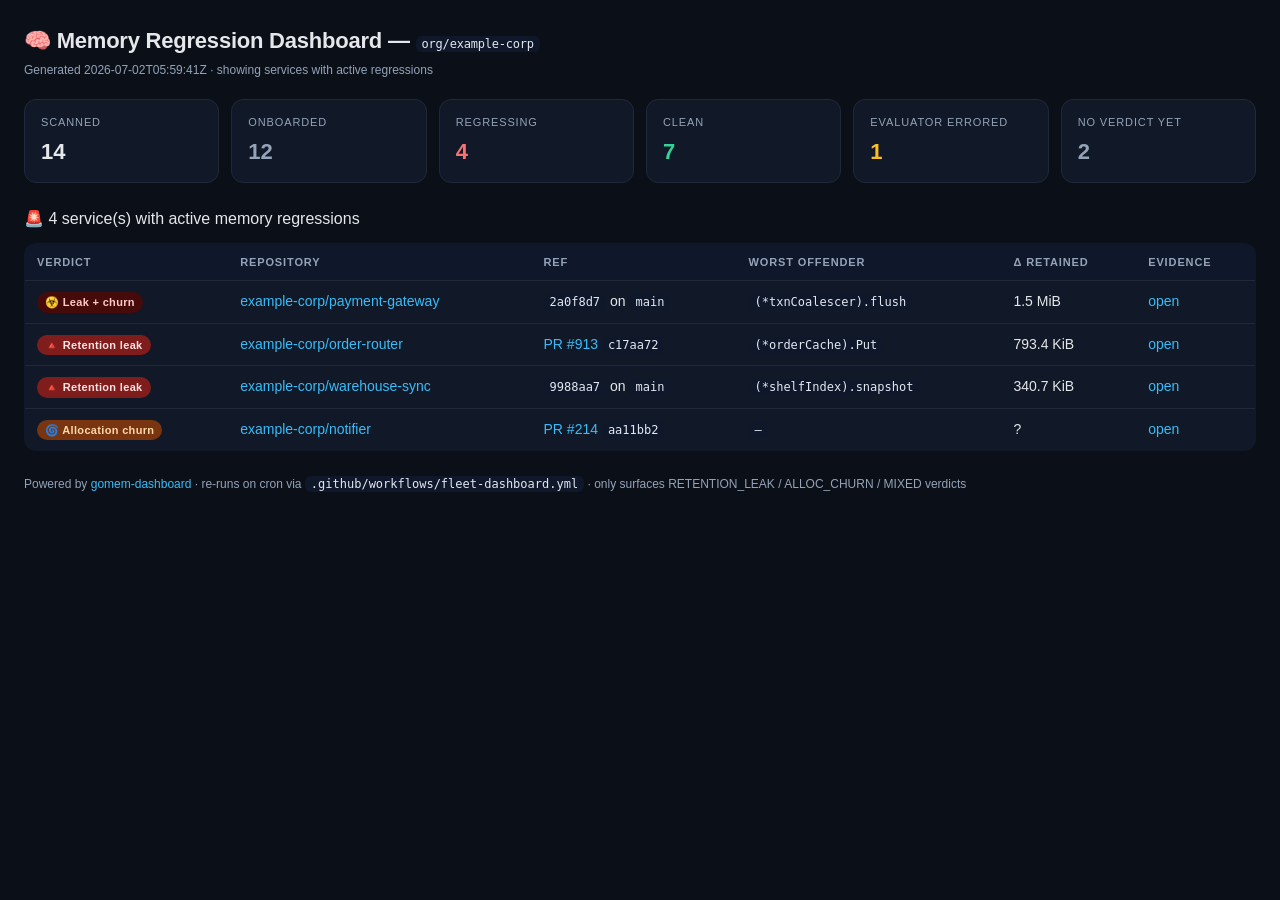
<file: artifacts/d08cb53c__sample-fleet-dashboard.html>
<!doctype html>
<html lang="en">
<head>
  <meta charset="utf-8">
  <title>Memory Regression Dashboard — org/example-corp</title>
  <meta name="viewport" content="width=device-width,initial-scale=1">
  <style>
    :root {
      --bg:#0b0f17; --panel:#111827; --border:#1f2937;
      --fg:#e5e7eb; --muted:#94a3b8; --accent:#38bdf8;
      --red:#f87171; --amber:#fbbf24; --green:#34d399; --gray:#94a3b8;
    }
    * { box-sizing:border-box; }
    body {
      margin:0; padding:24px; background:var(--bg); color:var(--fg);
      font: 14px/1.5 -apple-system, BlinkMacSystemFont, "Segoe UI", Roboto,
            Helvetica, Arial, sans-serif;
    }
    h1 { margin:0 0 4px; font-size:22px; letter-spacing:-0.01em; }
    .sub { color:var(--muted); font-size:12px; margin-bottom:20px; }
    .cards { display:grid; grid-template-columns:repeat(auto-fit,minmax(150px,1fr));
              gap:12px; margin-bottom:24px; }
    .card { background:var(--panel); border:1px solid var(--border);
             border-radius:12px; padding:14px 16px; }
    .card .label { font-size:11px; text-transform:uppercase; letter-spacing:0.08em;
                    color:var(--muted); }
    .card .value { font-size:22px; font-weight:600; margin-top:4px; }
    .card.red    .value { color:var(--red); }
    .card.green  .value { color:var(--green); }
    .card.amber  .value { color:var(--amber); }
    .card.gray   .value { color:var(--gray); }

    .section-title { font-size:16px; margin: 8px 0 12px; }
    table { width:100%; border-collapse:collapse; background:var(--panel);
             border:1px solid var(--border); border-radius:12px; overflow:hidden; }
    th, td { text-align:left; padding:10px 12px; border-bottom:1px solid var(--border);
              vertical-align: top; }
    th { font-size:11px; text-transform:uppercase; letter-spacing:0.08em;
          color:var(--muted); background: #0f172a; }
    tr:last-child td { border-bottom:none; }
    tr:hover td { background:#0f172a; }
    a { color:var(--accent); text-decoration:none; }
    a:hover { text-decoration:underline; }
    code { background:#0f172a; padding:1px 6px; border-radius:6px;
            font: 12px/1 ui-monospace, SFMono-Regular, Menlo, Consolas, monospace;
            color:#e2e8f0; }
    .pill { display:inline-block; padding:2px 8px; border-radius:999px;
             font-size:11px; font-weight:600; letter-spacing:0.03em; }
    .pill.MIXED          { background:#450a0a; color:#fecaca; }
    .pill.RETENTION_LEAK { background:#7f1d1d; color:#fee2e2; }
    .pill.ALLOC_CHURN    { background:#78350f; color:#fed7aa; }
    .pill.UNKNOWN        { background:#334155; color:#e2e8f0; }
    .empty { background:var(--panel); border:1px solid var(--border);
              border-radius:12px; padding:32px; text-align:center;
              color:var(--muted); }
    .empty h2 { color:var(--green); margin:0 0 8px; }
    footer { margin-top:24px; color:var(--muted); font-size:12px; }
  </style>
</head>
<body>
  <h1>🧠 Memory Regression Dashboard — <code>org/example-corp</code></h1>
  <div class="sub">Generated 2026-07-02T05:59:41Z · showing services with active regressions</div>

  <div class="cards">
    <div class="card"><div class="label">Scanned</div><div class="value">14</div></div>
    <div class="card gray"><div class="label">Onboarded</div><div class="value">12</div></div>
    <div class="card red"><div class="label">Regressing</div><div class="value">4</div></div>
    <div class="card green"><div class="label">Clean</div><div class="value">7</div></div>
    <div class="card amber"><div class="label">Evaluator errored</div><div class="value">1</div></div>
    <div class="card gray"><div class="label">No verdict yet</div><div class="value">2</div></div>
  </div>

  <div class='section-title'>🚨 4 service(s) with active memory regressions</div><table><thead><tr><th>Verdict</th><th>Repository</th><th>Ref</th><th>Worst offender</th><th>Δ retained</th><th>Evidence</th></tr></thead><tbody><tr><td><span class='pill MIXED'>☣️ Leak + churn</span></td><td><a href='https://github.com/example-corp/payment-gateway'>example-corp/payment-gateway</a></td><td><code>2a0f8d7</code> on <code>main</code></td><td><code>(*txnCoalescer).flush</code></td><td>1.5 MiB</td><td><a href='https://github.com/example-corp/payment-gateway/actions/runs/91221'>open</a></td></tr><tr><td><span class='pill RETENTION_LEAK'>🔺 Retention leak</span></td><td><a href='https://github.com/example-corp/order-router'>example-corp/order-router</a></td><td><a href='https://github.com/example-corp/order-router/pull/913'>PR #913</a> <code>c17aa72</code></td><td><code>(*orderCache).Put</code></td><td>793.4 KiB</td><td><a href='https://github.com/example-corp/order-router/actions/runs/42088'>open</a></td></tr><tr><td><span class='pill RETENTION_LEAK'>🔺 Retention leak</span></td><td><a href='https://github.com/example-corp/warehouse-sync'>example-corp/warehouse-sync</a></td><td><code>9988aa7</code> on <code>main</code></td><td><code>(*shelfIndex).snapshot</code></td><td>340.7 KiB</td><td><a href='https://github.com/example-corp/warehouse-sync/actions/runs/56010'>open</a></td></tr><tr><td><span class='pill ALLOC_CHURN'>🌀 Allocation churn</span></td><td><a href='https://github.com/example-corp/notifier'>example-corp/notifier</a></td><td><a href='https://github.com/example-corp/notifier/pull/214'>PR #214</a> <code>aa11bb2</code></td><td><code>—</code></td><td>?</td><td><a href='https://github.com/example-corp/notifier/actions/runs/17845'>open</a></td></tr></tbody></table>

  <footer>
    Powered by <a href="https://github.com/iwdansereau-ops/gomem-dashboard">gomem-dashboard</a>
    · re-runs on cron via <code>.github/workflows/fleet-dashboard.yml</code>
    · only surfaces RETENTION_LEAK / ALLOC_CHURN / MIXED verdicts
  </footer>
<script data-pplx-inline-edit>
(function () {
  if (window === window.top) return;

  const allowedParentOrigins = ["https://www.perplexity.ai","https://perplexity.ai","https://testing.perplexity.ai","https://staging.perplexity.ai","https://*.preview.i.perplexity.ai","http://localhost:3000","http://127.0.0.1:3000","http://localhost:5173","http://127.0.0.1:5173"];
  const MAX_FONT_BYTES = 500 * 1024;
  const MAX_TOTAL_FONT_BYTES = 2 * 1024 * 1024;
  let scrollForwarding = false;
  let scrollRaf = 0;
  let trustedTopOrigin = null;

  // Allow entries like "https://*.preview.i.perplexity.ai" — the wildcard
  // matches a single DNS label (no dots), so "https://*.foo" cannot stretch
  // across multiple labels.
  function matchesAllowedOrigin(origin) {
    if (!origin) return false;
    for (const entry of allowedParentOrigins) {
      if (!entry.includes("*")) {
        if (entry === origin) return true;
        continue;
      }
      const pattern = new RegExp(
        "^" +
          entry.replace(/[.+?^${}()|[\]\\]/g, "\\$&").replace(/\*/g, "[^.]+") +
          "$",
      );
      if (pattern.test(origin)) return true;
    }
    return false;
  }

  // Trust decision: when the sender is same-origin-visible (event.origin is a
  // real origin like https://www.perplexity.ai) we trust event.origin directly.
  // When event.origin is "null" (opaque broker srcdoc), we fall back to the
  // broker's stamped `parentOrigin` to identify the top window. The fallback
  // is claim-only — we rely on the browser's native `targetOrigin` enforcement
  // on the response path (see postToTrustedTop) to ensure replies can't be
  // delivered to anyone but the actual top window of that claimed origin.
  function getTrustedParentOrigin(event) {
    const forwardedParentOrigin =
      typeof event.data.parentOrigin === "string" ? event.data.parentOrigin : null;
    const parentOrigin = event.origin === "null" ? forwardedParentOrigin : event.origin;
    return matchesAllowedOrigin(parentOrigin) ? parentOrigin : null;
  }

  // All responses go to window.top with targetOrigin = the allowlisted origin.
  // An attacker that iframes us inside their own null-origin broker can claim
  // any parentOrigin they like, but the browser will drop the reply whenever
  // the real top's origin doesn't match — so the screenshot never leaves.
  function postToTrustedTop(message) {
    if (!trustedTopOrigin) return;
    try {
      window.top.postMessage(message, trustedTopOrigin);
    } catch (_error) {}
  }

  function inlineAll(original, clone) {
    if (original.nodeType !== 1 || clone.nodeType !== 1) return;

    try {
      const computedStyle = getComputedStyle(original);
      // cssText on a computed style is the serialized declaration in modern
      // Chromium/Safari — a single read beats enumerating ~400 longhand
      // properties. Firefox returns "" here, so we fall back on empty.
      const serialized = computedStyle.cssText;
      if (serialized) {
        clone.style.cssText = serialized;
      } else {
        const parts = new Array(computedStyle.length);
        for (let index = 0; index < computedStyle.length; index += 1) {
          const property = computedStyle[index];
          parts[index] = `${property}:${computedStyle.getPropertyValue(property)};`;
        }
        clone.style.cssText = parts.join("");
      }
    } catch (_error) {}

    const originalChildren = original.children;
    const clonedChildren = clone.children;
    for (
      let index = 0;
      index < originalChildren.length && index < clonedChildren.length;
      index += 1
    ) {
      inlineAll(originalChildren[index], clonedChildren[index]);
    }
  }

  function extractFontUrl(srcValue) {
    const matches = [
      ...srcValue.matchAll(
        /url\(["']?([^"')]+)["']?\)(?:\s*format\(["']?([^"')]+)["']?\))?/gi,
      ),
    ];
    if (matches.length === 0) return null;
    const woff2 = matches.find((m) => m[2] && m[2].toLowerCase().includes("woff2"));
    if (woff2) return woff2[1];
    const woff = matches.find((m) => m[2] && m[2].toLowerCase().includes("woff"));
    if (woff) return woff[1];
    return matches[0][1];
  }

  // Cache resolved font URL -> data URI across captures. Fonts on a page
  // essentially never change, and a batch run emits multiple captures back to
  // back — without this we'd refetch + re-base64 every time.
  const fontDataUriCache = new Map();
  const SRC_DECLARATION_RE = /src\s*:\s*[^;}]+/i;

  async function fetchAsDataUri(url) {
    if (fontDataUriCache.has(url)) return fontDataUriCache.get(url);
    let dataUri = null;
    try {
      const response = await fetch(url, { mode: "cors", credentials: "omit" });
      if (response.ok) {
        const blob = await response.blob();
        if (blob.size <= MAX_FONT_BYTES) {
          dataUri = await new Promise((resolve) => {
            const reader = new FileReader();
            reader.onloadend = () =>
              resolve(typeof reader.result === "string" ? reader.result : null);
            reader.onerror = () => resolve(null);
            reader.readAsDataURL(blob);
          });
        }
      }
    } catch (_error) {
      dataUri = null;
    }
    fontDataUriCache.set(url, dataUri);
    return dataUri;
  }

  function collectFontFaceRuleTexts() {
    const rules = [];
    for (const sheet of document.styleSheets) {
      let cssRules;
      try {
        cssRules = sheet.cssRules;
      } catch (_error) {
        continue;
      }
      if (!cssRules) continue;
      for (const rule of cssRules) {
        const cssText = rule.cssText || "";
        if (cssText.startsWith("@font-face")) rules.push(cssText);
      }
    }
    return rules;
  }

  async function buildInlinedFontCss() {
    const ruleTexts = collectFontFaceRuleTexts();
    if (ruleTexts.length === 0) return null;

    const resolved = ruleTexts.map((cssText) => {
      if (!SRC_DECLARATION_RE.test(cssText)) return null;
      const srcMatch = cssText.match(/src\s*:\s*([^;}]+)[;}]/i);
      if (!srcMatch) return null;
      const url = extractFontUrl(srcMatch[1]);
      if (!url) return null;
      try {
        return { cssText, url: new URL(url, document.baseURI).href };
      } catch (_error) {
        return null;
      }
    });

    const dataUris = await Promise.all(
      resolved.map((entry) => (entry ? fetchAsDataUri(entry.url) : Promise.resolve(null))),
    );

    const inlined = [];
    let totalBytes = 0;
    for (let index = 0; index < resolved.length; index += 1) {
      const entry = resolved[index];
      const dataUri = dataUris[index];
      if (!entry || !dataUri) continue;
      const approxBytes = dataUri.length * 0.75;
      if (totalBytes + approxBytes > MAX_TOTAL_FONT_BYTES) break;
      totalBytes += approxBytes;
      inlined.push(entry.cssText.replace(SRC_DECLARATION_RE, `src: url("${dataUri}")`));
    }
    return inlined.length > 0 ? inlined.join("\n") : null;
  }

  function stripExternal(clone) {
    const images = clone.querySelectorAll("img");
    for (let index = 0; index < images.length; index += 1) {
      const src = images[index].getAttribute("src");
      if (src && !src.startsWith("data:")) images[index].removeAttribute("src");
    }

    const elements = clone.querySelectorAll("*");
    for (let index = 0; index < elements.length; index += 1) {
      const style = elements[index].style.cssText;
      if (style && style.includes("url(")) {
        elements[index].style.cssText = style.replace(
          /url\(["']?(?!data:)[^)"']*["']?\)/gi,
          "none",
        );
      }
    }
  }

  function emitScroll() {
    scrollRaf = 0;
    if (!scrollForwarding) return;
    postToTrustedTop({
      type: "INLINE_EDIT_SCROLL",
      scrollX: window.scrollX,
      scrollY: window.scrollY,
    });
  }

  window.addEventListener(
    "scroll",
    function () {
      if (!scrollForwarding || scrollRaf) return;
      scrollRaf = requestAnimationFrame(emitScroll);
    },
    { passive: true, capture: true },
  );

  async function handleCaptureRequest(event) {
    const requestId = event.data.requestId;
    const scrollX = window.scrollX;
    const scrollY = window.scrollY;
    const width = window.innerWidth;
    const height = window.innerHeight;

    function postResult(dataUrl) {
      postToTrustedTop({
        type: "INLINE_EDIT_SCREENSHOT_RESULT",
        requestId,
        dataUrl,
        scrollX,
        scrollY,
      });
    }

    try {
      // Wait for any pending web fonts to resolve so both inline metrics and
      // the @font-face inlining below see the same loaded faces.
      if (document.fonts && document.fonts.ready) {
        try {
          await document.fonts.ready;
        } catch (_error) {}
      }

      const clone = document.documentElement.cloneNode(true);
      inlineAll(document.documentElement, clone);

      const removedNodes = clone.querySelectorAll("script,link[rel=\"stylesheet\"],style");
      for (let index = 0; index < removedNodes.length; index += 1) {
        removedNodes[index].remove();
      }

      stripExternal(clone);

      // Re-embed web fonts as data-URI @font-face rules so the SVG rasterizer
      // can resolve them — external font URLs aren't fetched during
      // foreignObject rendering, which would otherwise force a fallback face
      // and change text metrics.
      const inlinedFontCss = await buildInlinedFontCss();
      if (inlinedFontCss) {
        const styleEl = document.createElement("style");
        styleEl.textContent = inlinedFontCss;
        const head = clone.querySelector("head");
        if (head) head.appendChild(styleEl);
        else clone.insertBefore(styleEl, clone.firstChild);
      }

      const html = new XMLSerializer().serializeToString(clone);
      const svg =
        `<svg xmlns="http://www.w3.org/2000/svg" width="${width}" height="${height}">` +
        '<foreignObject width="100%" height="100%">' +
        `<div xmlns="http://www.w3.org/1999/xhtml" style="width:${width}px;height:${height}px;overflow:hidden">` +
        `<div style="position:relative;left:-${scrollX}px;top:-${scrollY}px">` +
        html +
        "</div></div></foreignObject></svg>";
      const svgUrl = `data:image/svg+xml;charset=utf-8,${encodeURIComponent(svg)}`;
      const image = new Image();
      image.onload = function () {
        const canvas = document.createElement("canvas");
        canvas.width = width;
        canvas.height = height;
        canvas.getContext("2d").drawImage(image, 0, 0);
        postResult(canvas.toDataURL("image/png"));
      };
      image.onerror = function () {
        postResult(null);
      };
      image.src = svgUrl;
    } catch (_error) {
      postResult(null);
    }
  }

  window.addEventListener("message", function (event) {
    if (!event.data) return;
    // Only accept messages from the direct parent frame. Blocks sibling /
    // unrelated-window postMessage senders that could otherwise reach us.
    if (event.source !== window.parent) return;

    const trustedParentOrigin = getTrustedParentOrigin(event);
    if (!trustedParentOrigin) return;
    trustedTopOrigin = trustedParentOrigin;

    if (event.data.type === "INLINE_EDIT_SCROLL_START") {
      scrollForwarding = true;
      emitScroll();
      return;
    }

    if (event.data.type === "INLINE_EDIT_SCROLL_STOP") {
      scrollForwarding = false;
      if (scrollRaf) cancelAnimationFrame(scrollRaf);
      scrollRaf = 0;
      return;
    }

    if (event.data.type !== "INLINE_EDIT_CAPTURE_REQUEST") return;

    handleCaptureRequest(event);
  });
})();


</script></body>
</html>
</file>
<file: styles.css>
/* Odisena Console — dark-first engineering console */
:root {
  --bg: #fafaf9;
  --bg-elev: #ffffff;
  --bg-elev-2: #f4f4f2;
  --border: #e7e5e0;
  --text: #0f0f0e;
  --text-sub: #6b6a66;
  --text-dim: #a3a19c;
  --accent: #f59e0b;
  --accent-2: #3b82f6;
  --accent-3: #8b5cf6;
  --danger: #dc2626;
  --success: #10b981;
  --tabbar-bg: rgba(255,255,255,0.85);
  --grid-line: rgba(15,15,14,0.05);
  --edge: rgba(15,15,14,0.22);
  --mono: 'SF Mono', 'JetBrains Mono', ui-monospace, Menlo, Consolas, monospace;
  --sans: -apple-system, BlinkMacSystemFont, 'Inter', system-ui, sans-serif;
  --safe-top: env(safe-area-inset-top, 0px);
  --safe-bot: env(safe-area-inset-bottom, 0px);
}

[data-theme="dark"] {
  --bg: #0a0a0a;
  --bg-elev: #131313;
  --bg-elev-2: #1c1c1c;
  --border: #2a2a2a;
  --text: #f5f5f4;
  --text-sub: #a1a1aa;
  --text-dim: #6b7280;
  --tabbar-bg: rgba(10,10,10,0.85);
  --grid-line: rgba(245,245,244,0.05);
  --edge: rgba(245,245,244,0.22);
}

* { box-sizing: border-box; -webkit-tap-highlight-color: transparent; }
html, body { margin: 0; padding: 0; height: 100%; overscroll-behavior-y: contain; }
body {
  font-family: var(--sans);
  background: var(--bg);
  color: var(--text);
  font-size: 15px;
  line-height: 1.5;
  -webkit-font-smoothing: antialiased;
  padding-top: var(--safe-top);
}

button { font: inherit; color: inherit; background: none; border: none; padding: 0; cursor: pointer; }
input, textarea { font: inherit; color: inherit; }

.app { min-height: 100vh; padding-bottom: calc(72px + var(--safe-bot)); max-width: 480px; margin: 0 auto; position: relative; }
@media (min-width: 768px) {
  body { background: var(--bg); }
  .app { border-left: 1px solid var(--border); border-right: 1px solid var(--border); box-shadow: 0 0 40px rgba(0,0,0,.08); }
  .tabbar { max-width: 480px; margin: 0 auto; }
}

/* ===== Views ===== */
.view { display: none; padding: 0 20px 40px; animation: fadein .25s ease; }
.view-active { display: block; }
@keyframes fadein { from { opacity: 0; transform: translateY(6px); } to { opacity: 1; transform: none; } }

/* ===== Hero (home) ===== */
/* Precise technical surface: a faint measured grid, not a blurred gradient. */
.hero {
  background:
    linear-gradient(var(--grid-line) 1px, transparent 1px) 0 0 / 100% 22px,
    linear-gradient(90deg, var(--grid-line) 1px, transparent 1px) 0 0 / 22px 100%,
    var(--bg-elev);
  border-bottom: 1px solid var(--border);
  margin: 0 -20px; padding: 20px 20px 24px;
}
.hero-inner { display: flex; align-items: center; justify-content: space-between; gap: 16px; }
.brand { display: flex; align-items: center; gap: 12px; }
.logo { width: 44px; height: 44px; color: var(--text); flex-shrink: 0; }
.brand-name { font-size: 18px; font-weight: 700; letter-spacing: -0.02em; }
.brand-sub { font-size: 12px; color: var(--text-sub); }
.theme-toggle {
  width: 40px; height: 40px; border-radius: 50%;
  display: flex; align-items: center; justify-content: center;
  border: 1px solid var(--border); color: var(--text-sub);
  transition: color .15s, background .15s;
}
.theme-toggle:active { background: var(--bg-elev-2); color: var(--text); }

/* ===== Stats ===== */
.stats { display: grid; grid-template-columns: repeat(3, 1fr); gap: 8px; margin-top: 20px; }
.stat {
  background: var(--bg-elev); border: 1px solid var(--border); border-radius: 14px;
  padding: 14px 12px; text-align: center;
}
.stat-num { font-family: var(--mono); font-size: 22px; font-weight: 600; letter-spacing: -0.02em; }
.stat-label { font-size: 11px; color: var(--text-sub); text-transform: uppercase; letter-spacing: .06em; margin-top: 2px; }

/* ===== Sections ===== */
.section { margin-top: 28px; }
.section-title { font-size: 13px; font-weight: 600; text-transform: uppercase; letter-spacing: .08em; color: var(--text-sub); margin: 0 0 10px 4px; }

/* Category cards */
.cat-grid { display: grid; gap: 8px; }
.cat-card {
  display: flex; align-items: center; gap: 14px;
  background: var(--bg-elev); border: 1px solid var(--border); border-radius: 14px;
  padding: 14px; width: 100%; text-align: left; transition: transform .1s;
}
.cat-card:active { transform: scale(0.98); background: var(--bg-elev-2); }
.cat-dot { width: 10px; height: 10px; border-radius: 50%; flex-shrink: 0; }
.cat-body { flex: 1; }
.cat-name { font-weight: 600; font-size: 15px; }
.cat-meta { font-size: 12px; color: var(--text-sub); margin-top: 2px; }
.cat-arrow { color: var(--text-dim); }

/* Quick access */
.quick-grid { display: grid; grid-template-columns: 1fr 1fr; gap: 8px; }
.quick-card {
  background: var(--bg-elev); border: 1px solid var(--border); border-radius: 14px;
  padding: 14px; text-align: left; transition: transform .1s;
}
.quick-card:active { transform: scale(0.97); background: var(--bg-elev-2); }
.quick-emoji { font-size: 22px; margin-bottom: 6px; }
.quick-title { font-weight: 600; font-size: 14px; line-height: 1.3; }
.quick-sub { font-size: 12px; color: var(--text-sub); margin-top: 3px; }

/* ===== Page header ===== */
.page-header {
  display: flex; align-items: center; gap: 8px;
  padding: 16px 0 12px; position: sticky; top: 0;
  background: var(--bg); z-index: 10;
  border-bottom: 1px solid var(--border);
  margin: 0 -20px 12px; padding-left: 20px; padding-right: 20px;
}
.page-header h1 { font-size: 20px; font-weight: 700; letter-spacing: -0.02em; margin: 0; }
.back-btn {
  width: 36px; height: 36px; border-radius: 50%; font-size: 26px;
  display: flex; align-items: center; justify-content: center;
  color: var(--text-sub); margin-left: -6px; padding-bottom: 3px;
}
.back-btn:active { background: var(--bg-elev-2); }

/* ===== Search ===== */
.search { margin: 4px 0 12px; }
.search input {
  width: 100%; padding: 12px 14px;
  background: var(--bg-elev); border: 1px solid var(--border); border-radius: 12px;
  font-size: 15px; outline: none;
  transition: border-color .15s;
}
.search input:focus { border-color: var(--accent); }

/* ===== Chip row ===== */
.chip-row { display: flex; gap: 6px; overflow-x: auto; padding-bottom: 8px; margin-bottom: 8px; -webkit-overflow-scrolling: touch; scrollbar-width: none; }
.chip-row::-webkit-scrollbar { display: none; }
.chip {
  flex-shrink: 0; padding: 6px 12px; border-radius: 20px;
  background: var(--bg-elev); border: 1px solid var(--border);
  font-size: 13px; color: var(--text-sub); white-space: nowrap;
  transition: all .15s;
}
.chip-active { background: var(--text); color: var(--bg); border-color: var(--text); }

/* ===== Doc list (runbooks) ===== */
.doc-list { display: flex; flex-direction: column; gap: 6px; }
.doc-item {
  background: var(--bg-elev); border: 1px solid var(--border); border-radius: 12px;
  padding: 14px; display: flex; align-items: center; gap: 12px; width: 100%; text-align: left;
  transition: transform .1s;
}
.doc-item:active { transform: scale(0.99); background: var(--bg-elev-2); }
.doc-icon {
  width: 36px; height: 36px; border-radius: 10px;
  display: flex; align-items: center; justify-content: center;
  background: var(--bg-elev-2); font-size: 16px; flex-shrink: 0;
}
.doc-body { flex: 1; min-width: 0; }
.doc-name { font-weight: 600; font-size: 14px; line-height: 1.3; }
.doc-meta { font-size: 12px; color: var(--text-sub); margin-top: 3px; display: flex; gap: 6px; align-items: center; }
.doc-cat-dot { width: 6px; height: 6px; border-radius: 50%; }

/* ===== Artifact list ===== */
.artifact-list { display: flex; flex-direction: column; gap: 6px; }
.artifact-item {
  background: var(--bg-elev); border: 1px solid var(--border); border-radius: 12px;
  padding: 12px 14px; display: flex; align-items: center; gap: 12px;
  text-decoration: none; color: var(--text);
}
.artifact-item:active { background: var(--bg-elev-2); }
.ext-badge {
  padding: 3px 8px; border-radius: 6px; font-family: var(--mono);
  font-size: 10px; font-weight: 600; text-transform: uppercase;
  background: var(--bg-elev-2); color: var(--text-sub); flex-shrink: 0;
  min-width: 44px; text-align: center;
}
.ext-zip { background: rgba(245,158,11,.15); color: #d97706; }
.ext-py, .ext-sh { background: rgba(59,130,246,.15); color: #2563eb; }
.ext-go { background: rgba(139,92,246,.15); color: #7c3aed; }
.ext-yml, .ext-yaml { background: rgba(16,185,129,.15); color: #059669; }
.ext-md { background: rgba(107,114,128,.15); color: #6b7280; }
.ext-html { background: rgba(239,68,68,.15); color: #dc2626; }
.ext-png, .ext-svg, .ext-jpg { background: rgba(236,72,153,.15); color: #db2777; }
.ext-csv, .ext-json, .ext-xlsx { background: rgba(6,182,212,.15); color: #0891b2; }
.ext-pdf { background: rgba(220,38,38,.15); color: #b91c1c; }
.ext-gz, .ext-tar { background: rgba(120,53,15,.20); color: #a16207; }
[data-theme="dark"] .ext-zip { color: #fbbf24; }
[data-theme="dark"] .ext-py, [data-theme="dark"] .ext-sh { color: #60a5fa; }
[data-theme="dark"] .ext-go { color: #a78bfa; }
[data-theme="dark"] .ext-yml, [data-theme="dark"] .ext-yaml { color: #34d399; }

.artifact-body { flex: 1; min-width: 0; }
.artifact-name { font-family: var(--mono); font-size: 13px; overflow: hidden; text-overflow: ellipsis; white-space: nowrap; }
.artifact-meta { font-size: 11px; color: var(--text-sub); margin-top: 2px; }
.artifact-size { font-family: var(--mono); font-size: 11px; color: var(--text-dim); flex-shrink: 0; }

/* ===== Session list ===== */
.session-list { display: flex; flex-direction: column; gap: 6px; }
.session-item {
  background: var(--bg-elev); border: 1px solid var(--border); border-radius: 12px;
  padding: 14px; width: 100%; text-align: left;
}
.session-item:active { background: var(--bg-elev-2); }
.session-title { font-weight: 600; font-size: 14px; line-height: 1.3; }
.session-meta { font-size: 12px; color: var(--text-sub); margin-top: 4px; display: flex; gap: 8px; align-items: center; }
.session-cat-dot { width: 6px; height: 6px; border-radius: 50%; }
.session-files { display: flex; flex-wrap: wrap; gap: 4px; margin-top: 8px; }
.session-file-chip {
  font-family: var(--mono); font-size: 10px;
  padding: 2px 6px; border-radius: 4px;
  background: var(--bg-elev-2); color: var(--text-sub);
}

/* ===== Reader (markdown) ===== */
.reader-header { position: sticky; }
.markdown { padding-bottom: 40px; }
.markdown h1 { font-size: 24px; font-weight: 700; letter-spacing: -0.02em; margin: 20px 0 12px; }
.markdown h2 { font-size: 19px; font-weight: 700; margin: 24px 0 10px; padding-top: 8px; border-top: 1px solid var(--border); }
.markdown h3 { font-size: 16px; font-weight: 600; margin: 18px 0 8px; }
.markdown h4 { font-size: 14px; font-weight: 600; margin: 14px 0 6px; color: var(--text-sub); }
.markdown p { margin: 8px 0; }
.markdown ul, .markdown ol { padding-left: 22px; margin: 8px 0; }
.markdown li { margin: 4px 0; }
.markdown code {
  font-family: var(--mono); font-size: 13px;
  background: var(--bg-elev-2); padding: 2px 5px; border-radius: 4px;
}
.markdown pre {
  background: var(--bg-elev-2); padding: 12px; border-radius: 10px;
  overflow-x: auto; font-size: 12px; line-height: 1.5;
  border: 1px solid var(--border);
}
.markdown pre code { background: none; padding: 0; font-size: 12px; }
.markdown blockquote {
  border-left: 3px solid var(--accent); padding: 4px 12px;
  margin: 12px 0; color: var(--text-sub);
  background: var(--bg-elev);
}
.markdown a { color: var(--accent-2); text-decoration: none; }
.markdown a:active { text-decoration: underline; }
.markdown table { width: 100%; border-collapse: collapse; margin: 12px 0; font-size: 13px; display: block; overflow-x: auto; }
.markdown th, .markdown td { border: 1px solid var(--border); padding: 8px; text-align: left; }
.markdown th { background: var(--bg-elev-2); font-weight: 600; }
.markdown hr { border: none; border-top: 1px solid var(--border); margin: 20px 0; }
.markdown img { max-width: 100%; border-radius: 8px; }

/* ===== Ops ===== */
.ops-content { display: flex; flex-direction: column; gap: 12px; }
.ops-card { background: var(--bg-elev); border: 1px solid var(--border); border-radius: 14px; padding: 16px; }
.ops-card-title { font-size: 12px; font-weight: 600; text-transform: uppercase; letter-spacing: .08em; color: var(--text-sub); margin-bottom: 12px; }
.ops-item { display: flex; align-items: flex-start; gap: 12px; padding: 8px 0; border-top: 1px solid var(--border); }
.ops-item:first-of-type { border-top: none; padding-top: 0; }
.ops-item-dot { width: 8px; height: 8px; border-radius: 50%; margin-top: 6px; flex-shrink: 0; box-shadow: 0 0 0 3px rgba(16,185,129,.15); }
.ops-item-title { font-weight: 600; font-size: 14px; }
.ops-item-sub { font-size: 12px; color: var(--text-sub); margin-top: 2px; }
.ops-tags { display: flex; flex-wrap: wrap; gap: 6px; }
.ops-tag {
  padding: 4px 10px; border-radius: 20px; font-family: var(--mono);
  font-size: 11px; background: var(--bg-elev-2); color: var(--text-sub);
  border: 1px solid var(--border);
}

/* ===== Tab bar ===== */
.tabbar {
  position: fixed; bottom: 0; left: 0; right: 0;
  display: flex; padding: 8px 8px calc(8px + var(--safe-bot));
  background: var(--tabbar-bg);
  backdrop-filter: saturate(180%) blur(20px);
  -webkit-backdrop-filter: saturate(180%) blur(20px);
  border-top: 1px solid var(--border);
  z-index: 100;
}
.tab {
  flex: 1; display: flex; flex-direction: column; align-items: center; gap: 3px;
  padding: 8px 4px; color: var(--text-dim);
  transition: color .15s;
}
.tab svg { width: 22px; height: 22px; }
.tab span { font-size: 10px; font-weight: 500; }
.tab-active { color: var(--text); }
.tab:active { color: var(--accent); }

/* Empty state */
.empty { text-align: center; padding: 40px 20px; color: var(--text-sub); }
.empty-emoji { font-size: 40px; margin-bottom: 12px; }

/* iOS install prompt */
.install-banner {
  position: fixed; bottom: calc(78px + var(--safe-bot)); left: 12px; right: 12px;
  background: var(--bg-elev); border: 1px solid var(--border); border-radius: 14px;
  padding: 12px 14px; display: flex; align-items: center; gap: 12px;
  box-shadow: 0 8px 24px rgba(0,0,0,.2); z-index: 90;
  animation: slideup .3s ease;
}
@keyframes slideup { from { transform: translateY(20px); opacity: 0; } to { transform: none; opacity: 1; } }
.install-icon { width: 32px; height: 32px; border-radius: 8px; background: var(--accent); color: #fff; display: flex; align-items: center; justify-content: center; font-weight: 700; flex-shrink: 0; }
.install-text { flex: 1; font-size: 13px; line-height: 1.35; }
.install-text b { display: block; margin-bottom: 2px; }
.install-close { color: var(--text-sub); font-size: 20px; padding: 4px 6px; }
@media (min-width: 768px) { .install-banner { display: none !important; } }

/* ===== Accessibility helpers ===== */
.visually-hidden {
  position: absolute; width: 1px; height: 1px; padding: 0; margin: -1px;
  overflow: hidden; clip: rect(0 0 0 0); white-space: nowrap; border: 0;
}
.skip-link {
  position: absolute; left: 8px; top: -60px; z-index: 200;
  background: var(--text); color: var(--bg); padding: 10px 16px;
  border-radius: 10px; font-weight: 600; text-decoration: none;
  transition: top .15s ease;
}
.skip-link:focus { top: calc(8px + var(--safe-top)); }
:focus-visible { outline: 2px solid var(--accent-2); outline-offset: 2px; border-radius: 6px; }

/* ===== Badges ===== */
.badge {
  display: inline-block; margin-left: 6px; padding: 1px 7px; border-radius: 20px;
  font-size: 10px; font-weight: 700; text-transform: uppercase; letter-spacing: .04em;
  vertical-align: middle;
}
.badge-sample { background: rgba(245,158,11,.18); color: #b45309; }
.badge-secure { background: rgba(139,92,246,.18); color: #6d28d9; }
[data-theme="dark"] .badge-sample { color: #fbbf24; }
[data-theme="dark"] .badge-secure { color: #c4b5fd; }

/* ===== Sample / security banners ===== */
.sample-banner, .secure-banner {
  border-radius: 12px; padding: 12px 14px; font-size: 13px; line-height: 1.45;
  margin: 0 0 14px; border: 1px solid var(--border);
}
.sample-banner { background: rgba(245,158,11,.10); border-color: rgba(245,158,11,.35); }
.secure-banner { background: rgba(139,92,246,.10); border-color: rgba(139,92,246,.35); }
.sample-banner strong, .secure-banner strong { display: block; margin-bottom: 2px; }

/* ===== Ops note ===== */
.ops-note {
  font-size: 12px; line-height: 1.45; color: var(--text-sub);
  background: var(--bg-elev); border: 1px solid var(--border); border-radius: 12px;
  padding: 12px 14px; margin: 0;
}

/* ===== Artifact list arrow ===== */
.artifact-arrow { color: var(--text-dim); flex-shrink: 0; }

/* ===== Artifact detail ===== */
.detail { display: flex; flex-direction: column; gap: 14px; }
.detail-head { display: flex; align-items: center; gap: 12px; }
.detail-title { font-size: 18px; font-weight: 700; letter-spacing: -0.01em; line-height: 1.25; }
.detail-sub { font-size: 12px; color: var(--text-sub); margin-top: 2px; }
.detail-meta { margin: 0; display: flex; flex-direction: column; gap: 0;
  background: var(--bg-elev); border: 1px solid var(--border); border-radius: 12px; overflow: hidden; }
.detail-meta > div { display: flex; justify-content: space-between; gap: 12px; padding: 11px 14px; border-top: 1px solid var(--border); }
.detail-meta > div:first-child { border-top: none; }
.detail-meta dt { color: var(--text-sub); font-size: 13px; margin: 0; }
.detail-meta dd { margin: 0; font-size: 13px; font-weight: 500; text-align: right; }
.download-btn {
  display: block; text-align: center; text-decoration: none;
  background: var(--text); color: var(--bg); font-weight: 600; font-size: 15px;
  padding: 14px; border-radius: 12px;
}
.download-btn:active { opacity: .85; }
.detail-hint { font-size: 12px; color: var(--text-dim); margin: -4px 2px 0; }

/* ===== About / links ===== */
.about-card { background: var(--bg-elev); border: 1px solid var(--border); border-radius: 14px; padding: 16px; }
.about-intro { font-size: 13px; line-height: 1.5; color: var(--text-sub); margin: 0 0 12px; }
.about-links { display: grid; grid-template-columns: 1fr 1fr; gap: 8px; }
.about-link {
  display: block; text-decoration: none; color: var(--text);
  background: var(--bg-elev-2); border: 1px solid var(--border); border-radius: 12px; padding: 12px;
}
.about-link:active { opacity: .85; }
.about-link-title { display: block; font-weight: 600; font-size: 14px; }
.about-link-sub { display: block; font-size: 12px; color: var(--text-sub); margin-top: 2px; }
.about-attr { font-size: 12px; color: var(--text-dim); margin: 12px 0 0; }

/* ===== Disclaimer ===== */
.disclaimer {
  background: var(--bg-elev); border: 1px solid var(--border); border-radius: 14px; padding: 16px;
  font-size: 12.5px; line-height: 1.5; color: var(--text-sub);
}
.disclaimer-title { font-weight: 600; color: var(--text); margin-bottom: 8px; }
.disclaimer ul { margin: 0; padding-left: 18px; }
.disclaimer li { margin: 5px 0; }
.disclaimer code { font-family: var(--mono); font-size: 11px; background: var(--bg-elev-2); padding: 1px 4px; border-radius: 4px; }
.disclaimer .badge { margin-left: 0; }

/* ===== Section head + inline links ===== */
.section-head { display: flex; align-items: baseline; justify-content: space-between; gap: 12px; margin-bottom: 4px; }
.section-head .section-title { margin: 0 0 0 4px; }
.section-link { font-size: 12px; font-weight: 600; color: var(--accent); flex-shrink: 0; }
.section-link:active { opacity: .7; }
.section-note { font-size: 12px; color: var(--text-sub); margin: 0 4px 10px; }
.inline-link { color: var(--accent); font-weight: 600; text-decoration: underline; text-underline-offset: 2px; }

/* ===== State badge / dot (shared) ===== */
.state-badge {
  display: inline-flex; align-items: center; gap: 5px;
  font-size: 11px; font-weight: 600; letter-spacing: .02em;
  padding: 2px 8px 2px 6px; border-radius: 20px;
  background: var(--bg-elev-2); border: 1px solid var(--border); color: var(--text-sub);
  white-space: nowrap;
}
.state-dot { width: 8px; height: 8px; border-radius: 50%; flex-shrink: 0; }

/* ===== Status rows (home + ops) ===== */
.status-grid { display: flex; flex-direction: column; gap: 6px; }
.status-row {
  display: flex; align-items: center; gap: 10px; width: 100%; text-align: left;
  background: var(--bg-elev); border: 1px solid var(--border); border-radius: 12px;
  padding: 11px 14px; color: var(--text);
}
button.status-row { transition: transform .1s, background .15s; }
button.status-row:active { transform: scale(0.99); background: var(--bg-elev-2); }
.status-row .state-dot { margin-top: 1px; }
.status-row-body { flex: 1; min-width: 0; }
.status-row-name { display: block; font-weight: 600; font-size: 14px; line-height: 1.25; }
.status-row-sub { display: block; font-size: 12px; color: var(--text-sub); margin-top: 2px; }
.status-row-state {
  font-size: 11px; font-weight: 600; color: var(--text-sub); flex-shrink: 0;
  font-family: var(--mono); text-transform: uppercase; letter-spacing: .04em;
}

/* ===== Ops additions ===== */
.ops-subnote { font-size: 12px; line-height: 1.45; color: var(--text-sub); margin: -4px 0 12px; }
.kv { margin: 0; display: flex; flex-direction: column; gap: 0; }
.kv > div { display: flex; justify-content: space-between; gap: 12px; padding: 9px 0; border-top: 1px solid var(--border); }
.kv > div:first-child { border-top: none; }
.kv dt { color: var(--text-sub); font-size: 12.5px; margin: 0; }
.kv dd { margin: 0; font-size: 12.5px; font-weight: 600; text-align: right; }
.kv code { font-family: var(--mono); font-size: 11px; background: var(--bg-elev-2); padding: 1px 4px; border-radius: 4px; }

/* ===== About note ===== */
.about-note {
  margin-top: 12px; font-size: 12.5px; line-height: 1.5; color: var(--text-sub);
  background: var(--bg-elev-2); border: 1px solid var(--border); border-radius: 12px; padding: 12px 14px;
}
.about-note strong { color: var(--text); }

/* ===== System view ===== */
.sys-toolbar { display: flex; justify-content: flex-end; margin: 0 0 10px; }
.seg { display: inline-flex; background: var(--bg-elev-2); border: 1px solid var(--border); border-radius: 10px; padding: 2px; }
.seg-btn {
  font-size: 13px; font-weight: 600; color: var(--text-sub);
  padding: 6px 16px; border-radius: 8px; transition: color .15s, background .15s;
}
.seg-active { background: var(--bg-elev); color: var(--text); box-shadow: 0 1px 2px rgba(0,0,0,.08); }

.sys-legend {
  background: var(--bg-elev); border: 1px solid var(--border); border-radius: 12px;
  padding: 10px 14px; margin-bottom: 12px; font-size: 12.5px;
}
.sys-legend summary { font-weight: 600; cursor: pointer; color: var(--text); }
.sys-legend ul { list-style: none; margin: 10px 0 2px; padding: 0; display: flex; flex-direction: column; gap: 7px; }
.sys-legend li { display: flex; align-items: baseline; gap: 8px; color: var(--text-sub); line-height: 1.4; }
.sys-legend li .state-dot { align-self: center; }
.sys-legend strong { color: var(--text); font-weight: 600; }

/* Selected-node detail */
.sys-detail {
  background: var(--bg-elev); border: 1px solid var(--accent); border-radius: 14px;
  padding: 14px 16px; margin-bottom: 12px; outline: none;
}
.sys-detail-head { display: flex; align-items: center; justify-content: space-between; gap: 12px; }
.sys-detail-kind { font-size: 11px; font-weight: 600; text-transform: uppercase; letter-spacing: .08em; color: var(--text-sub); }
.sys-detail-close { font-size: 22px; line-height: 1; color: var(--text-sub); padding: 0 4px; }
.sys-detail-title { font-size: 18px; font-weight: 700; letter-spacing: -0.01em; margin: 4px 0 8px; }
.sys-detail-state { display: flex; align-items: center; gap: 10px; flex-wrap: wrap; }
.sys-detail-state-desc { font-size: 12px; color: var(--text-sub); }
.sys-detail-body { font-size: 13px; line-height: 1.5; color: var(--text-sub); margin: 10px 0; }
.sys-detail-link { display: inline-block; font-family: var(--mono); font-size: 12px; color: var(--accent); font-weight: 600; margin-bottom: 8px; }

/* Map */
.sys-map-wrap { overflow-x: auto; -webkit-overflow-scrolling: touch; border: 1px solid var(--border); border-radius: 14px; background: var(--bg-elev); }
.sys-map { position: relative; min-width: 680px; padding: 16px; }
.sys-edges { position: absolute; inset: 0; z-index: 0; pointer-events: none; }
.sys-edge { stroke: var(--edge); stroke-width: 1.4; opacity: .5; }
.sys-edge-active { stroke: var(--accent); stroke-width: 2; opacity: 1; }
.sys-cols { position: relative; z-index: 1; display: flex; gap: 18px; align-items: flex-start; }
.sys-col { flex: 1; min-width: 150px; display: flex; flex-direction: column; gap: 8px; }
.sys-col-title {
  font-size: 10px; font-weight: 700; text-transform: uppercase; letter-spacing: .07em;
  color: var(--text-dim); padding-bottom: 4px; border-bottom: 1px solid var(--border); margin-bottom: 2px;
}
.sys-node {
  display: flex; align-items: flex-start; gap: 8px; text-align: left; width: 100%;
  background: var(--bg-elev-2); border: 1px solid var(--border); border-radius: 10px;
  padding: 9px 10px; transition: border-color .15s, transform .1s;
}
.sys-node:active { transform: scale(0.98); }
.sys-node.is-selected { border-color: var(--accent); box-shadow: 0 0 0 1px var(--accent); }
.sys-node-dot { width: 8px; height: 8px; border-radius: 50%; margin-top: 4px; flex-shrink: 0; }
.sys-node-body { min-width: 0; }
.sys-node-label { display: block; font-size: 12.5px; font-weight: 600; line-height: 1.25; }
.sys-node-state { display: block; font-size: 10px; color: var(--text-sub); font-family: var(--mono); text-transform: uppercase; letter-spacing: .04em; margin-top: 1px; }

/* List */
.sys-list { display: flex; flex-direction: column; gap: 20px; }
.sys-group-title { font-size: 13px; font-weight: 700; text-transform: uppercase; letter-spacing: .06em; color: var(--text-sub); margin: 0 0 8px 2px; }
.sys-row { background: var(--bg-elev); border: 1px solid var(--border); border-radius: 12px; padding: 12px 14px; margin-bottom: 6px; }
.sys-row-head { display: flex; align-items: center; justify-content: space-between; gap: 10px; }
.sys-row-name { font-weight: 600; font-size: 14px; }
.sys-row-sub { font-size: 12px; color: var(--text-sub); margin-top: 3px; }
.sys-row-detail { font-size: 12.5px; line-height: 1.5; color: var(--text-sub); margin-top: 6px; }
.sys-row-rels { display: flex; flex-wrap: wrap; gap: 6px; align-items: center; margin-top: 10px; }
.sys-row-rels-label { font-size: 10px; font-weight: 700; text-transform: uppercase; letter-spacing: .06em; color: var(--text-dim); }
.sys-rel {
  font-size: 11px; font-family: var(--mono); color: var(--accent-2);
  background: var(--bg-elev-2); border: 1px solid var(--border); border-radius: 6px; padding: 3px 8px;
}
.sys-rel:active { background: var(--border); }
.sys-row-link { display: inline-block; margin-top: 10px; font-family: var(--mono); font-size: 12px; color: var(--accent); font-weight: 600; text-decoration: none; }

@media (prefers-reduced-motion: reduce) {
  .view, .install-banner { animation: none; }
}
</file>
